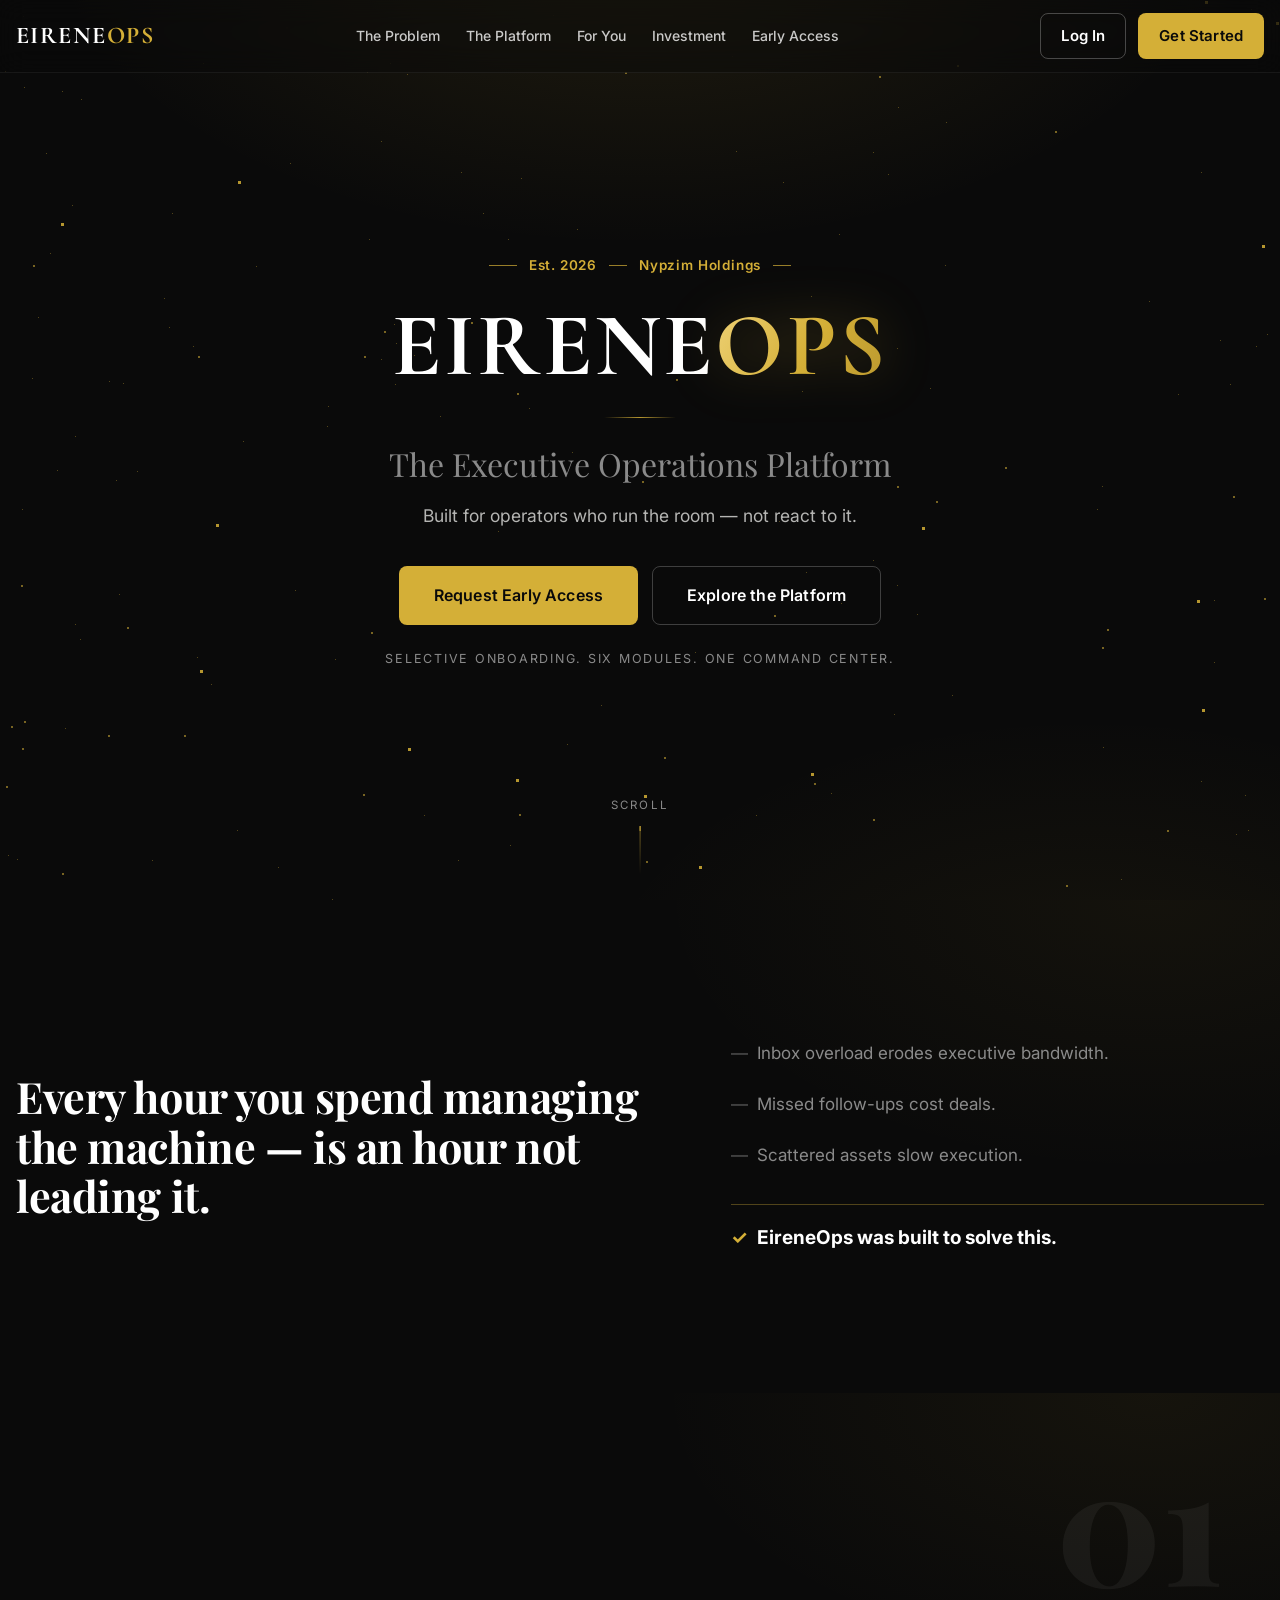
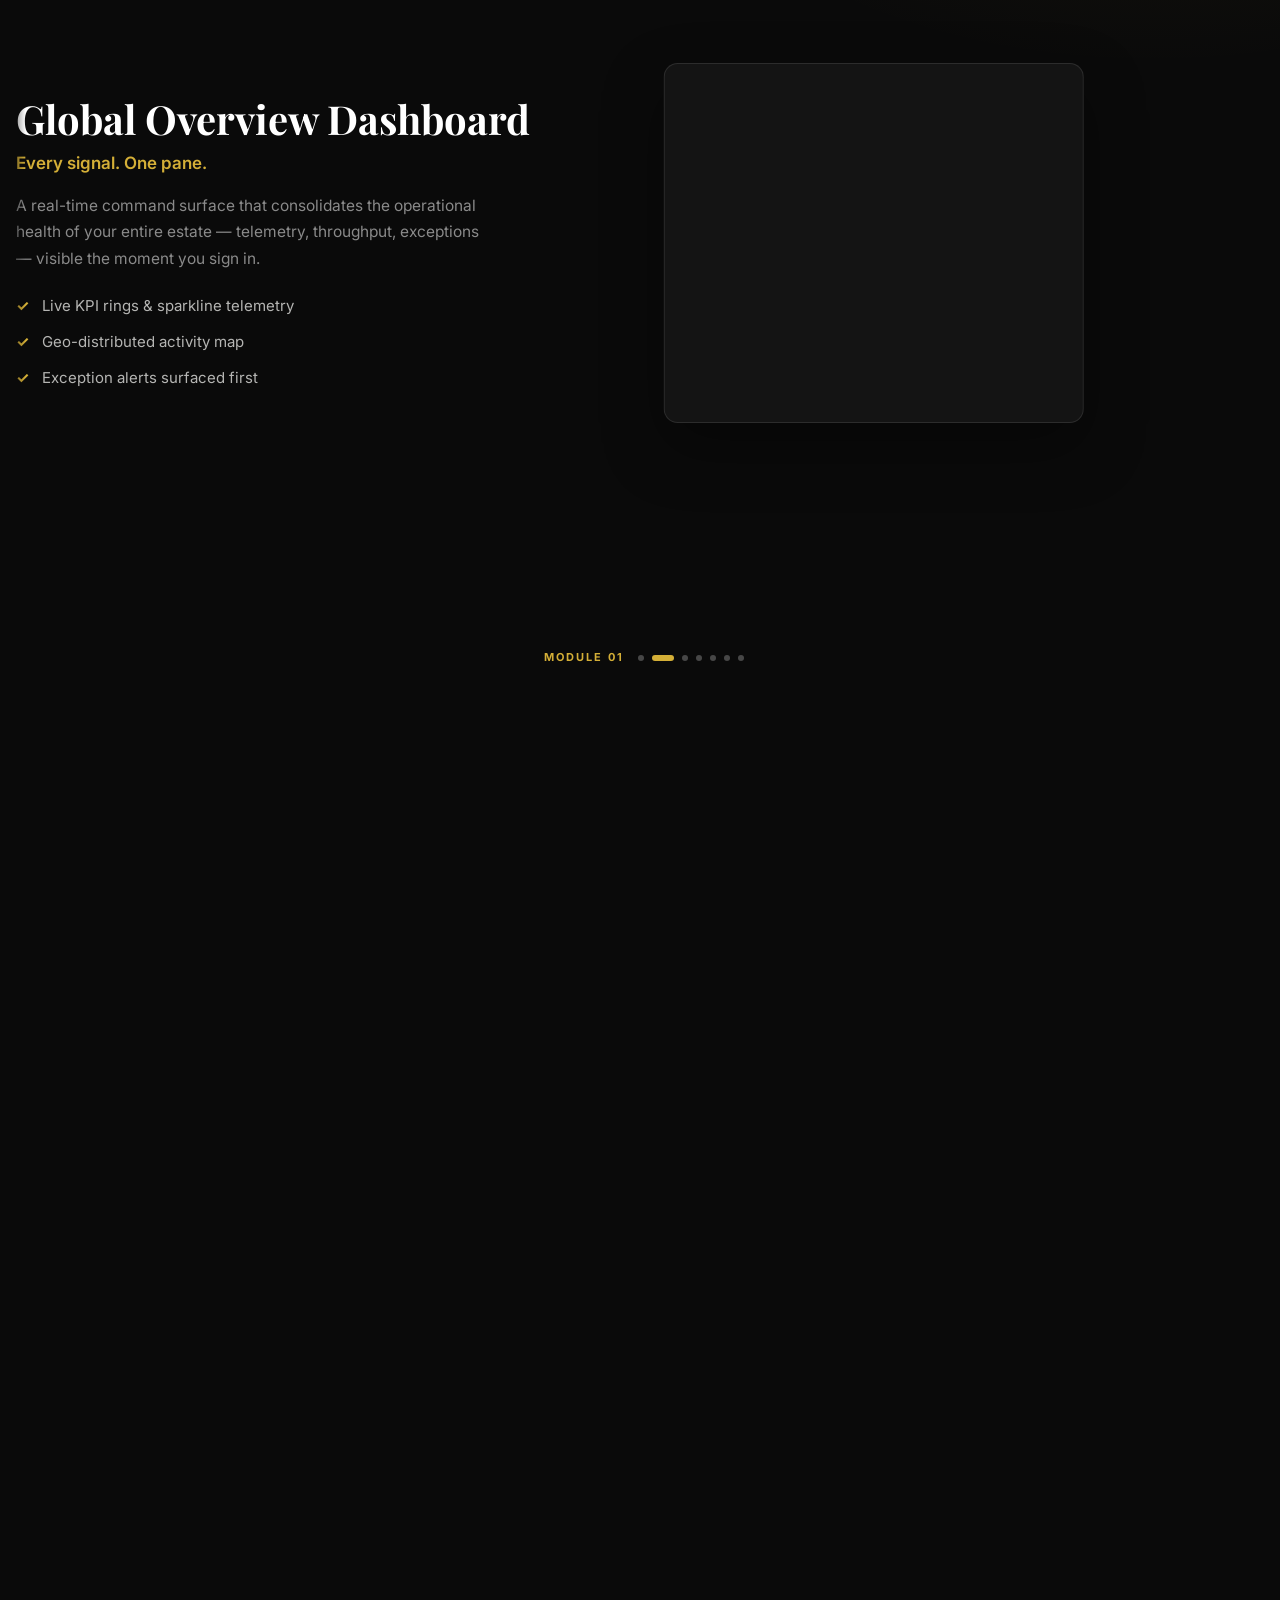
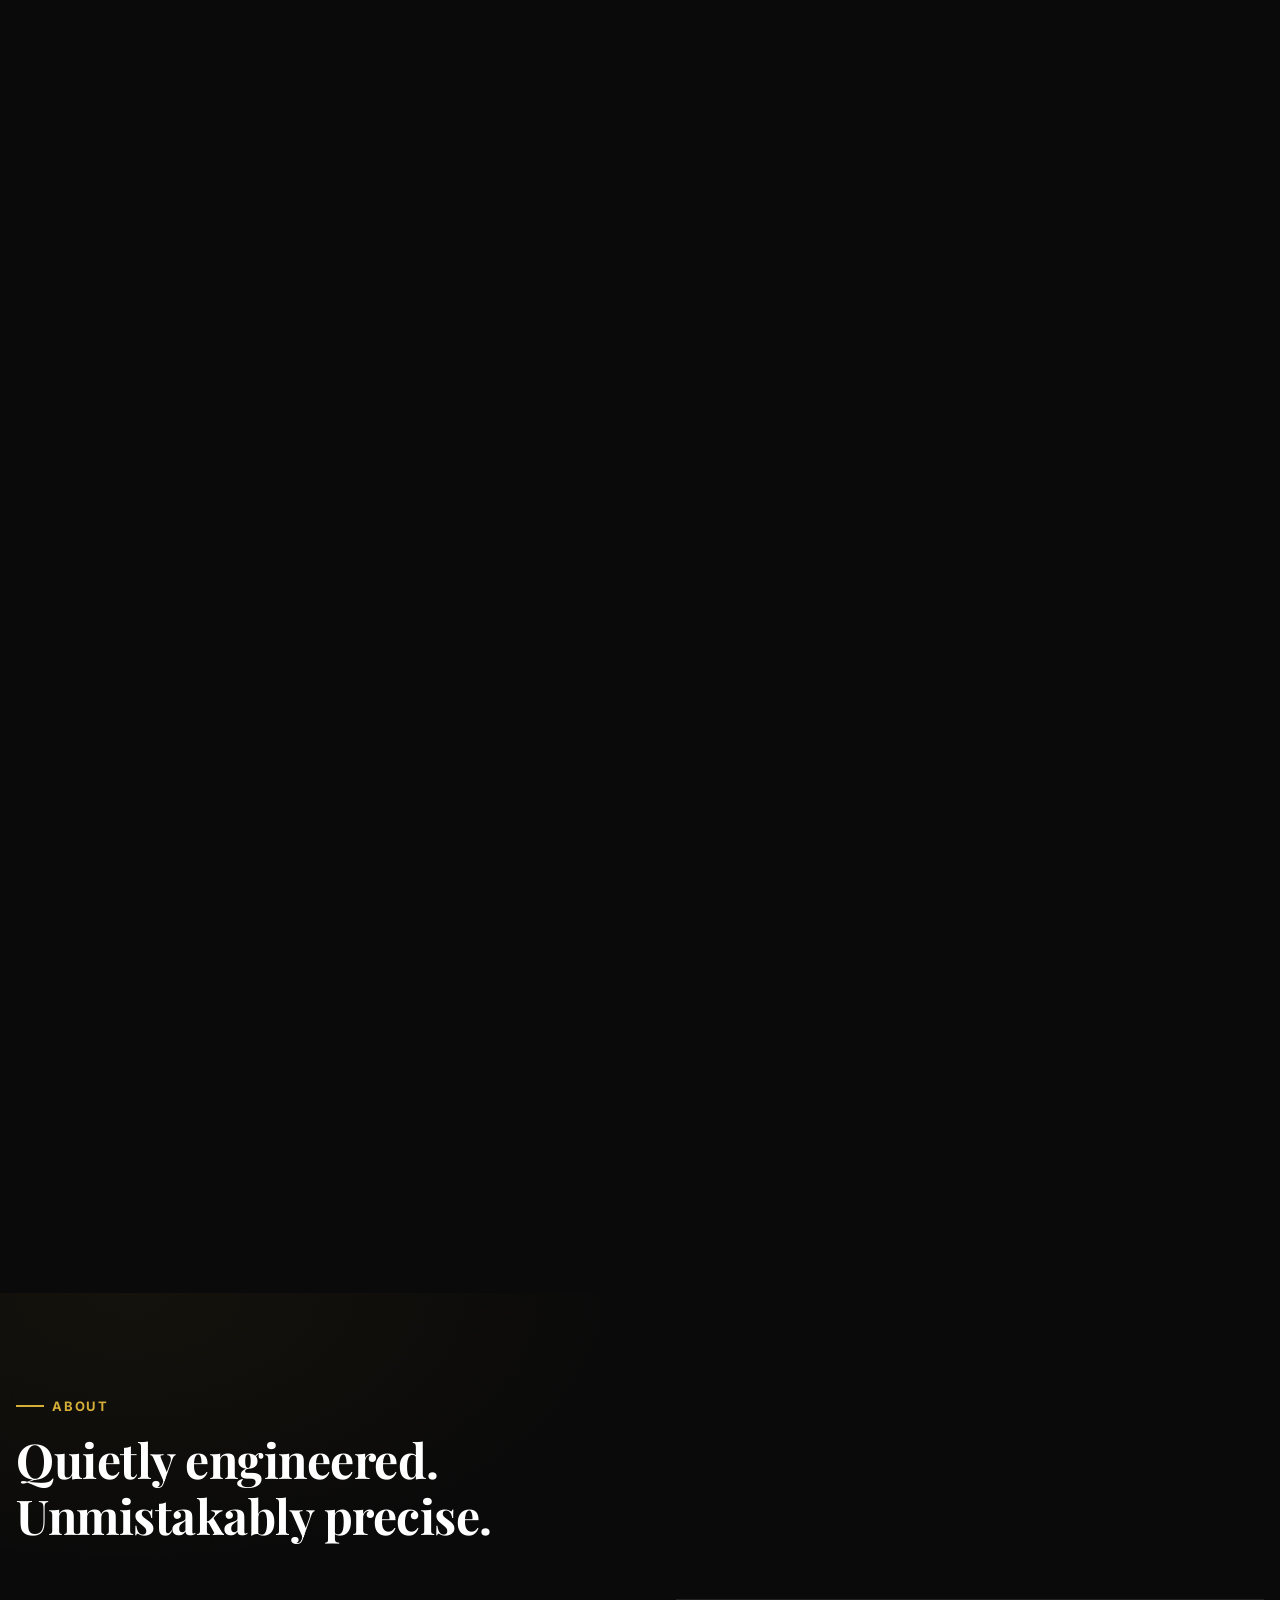
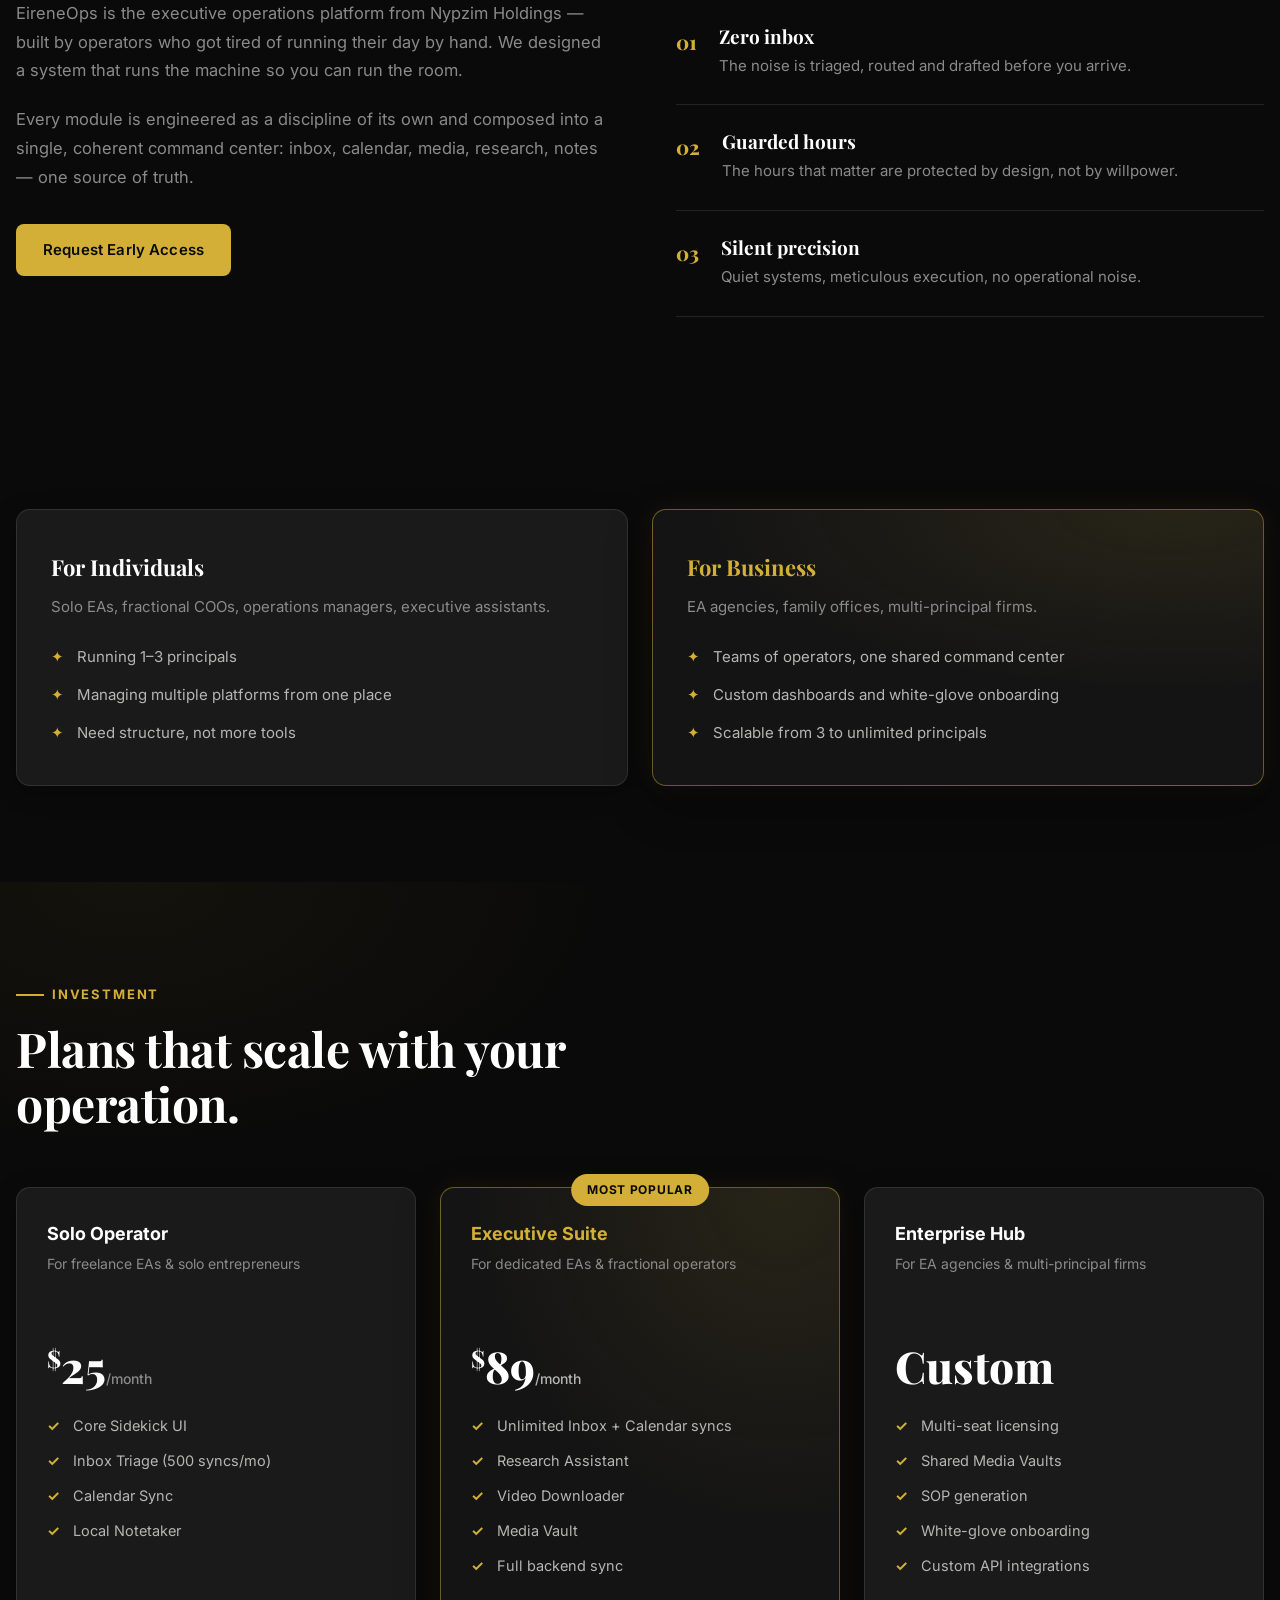
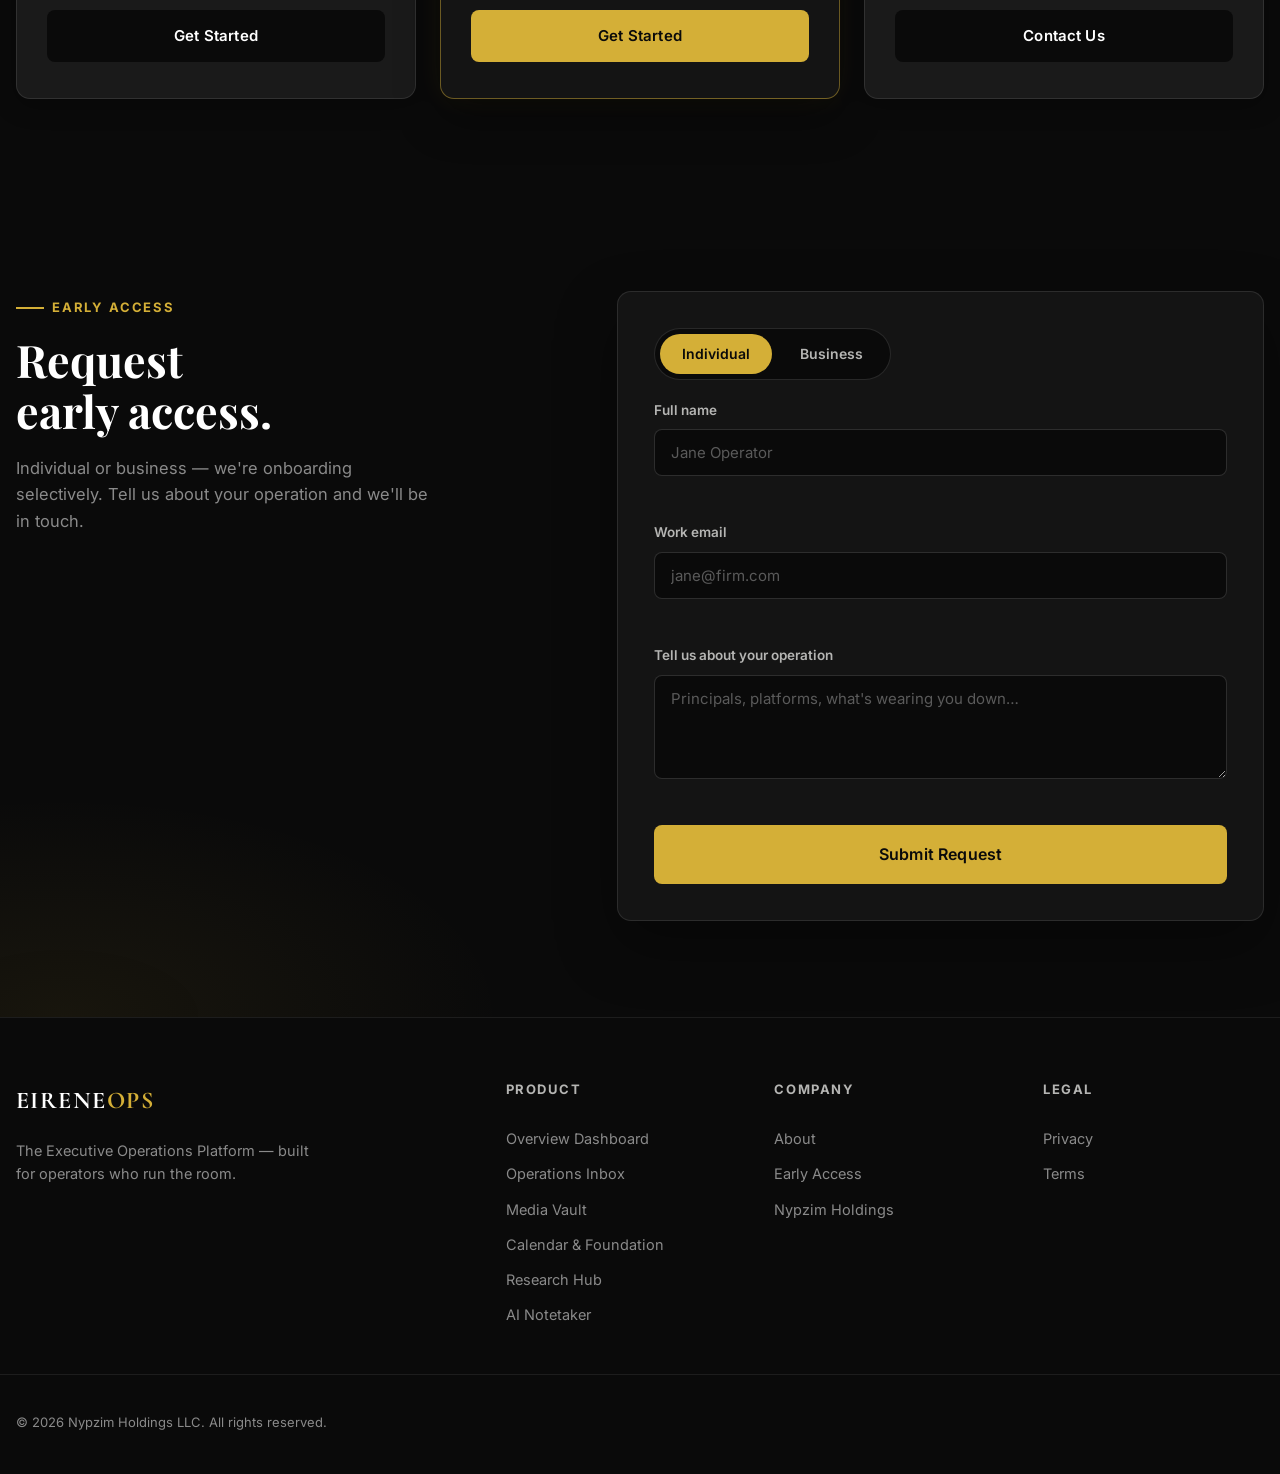
<file: index.html>
<!DOCTYPE html>
<html lang="en">
<head>
  <meta charset="UTF-8" />
  <meta name="viewport" content="width=device-width, initial-scale=1.0" />
  <title>EIRENEOPS — The Executive Operations Platform</title>
  <meta name="description" content="Built for operators who run the room — not react to it. Six modules. One command center." />
  <link rel="preconnect" href="https://fonts.googleapis.com" />
  <link rel="preconnect" href="https://fonts.gstatic.com" crossorigin />
  <link href="https://fonts.googleapis.com/css2?family=Cormorant+Garamond:wght@500;600;700&family=Inter:wght@400;500;600;700&family=Playfair+Display:wght@600;700;800&display=swap" rel="stylesheet" />
  <link rel="stylesheet" href="css/style.css" />
</head>
<body>

  <div class="loader" id="loader" role="status" aria-label="Loading">
    <div class="loader__inner">
      <p class="loader__wordmark">EIRENE<span class="loader__wordmark-accent">OPS</span></p>
      <span class="loader__bar" aria-hidden="true"><span class="loader__bar-fill"></span></span>
      <div class="loader__meta">
        <p class="loader__status">Establishing secure connection<span class="loader__dots" aria-hidden="true"><i>.</i><i>.</i><i>.</i></span></p>
        <span class="loader__counter" data-loader-counter>01%</span>
      </div>
    </div>
  </div>

  <div class="cursor-dot" aria-hidden="true"></div>
  <div class="cursor-ring" aria-hidden="true"></div>

  <!-- 1. NAV -->
  <header class="nav" id="nav">
    <div class="container nav__inner">
      <a href="#home" class="nav__logo" aria-label="EireneOps home">
        <span class="nav__logo-text">EIRENE<span class="nav__logo-accent">OPS</span></span>
      </a>

      <nav class="nav__links" id="navLinks" aria-label="Primary">
        <a href="#problem" class="nav__link">The Problem</a>
        <a href="#platform" class="nav__link">The Platform</a>
        <a href="#audience" class="nav__link">For You</a>
        <a href="#pricing" class="nav__link">Investment</a>
        <a href="#earlyaccess" class="nav__link">Early Access</a>
        <div class="nav__cta">
          <a href="login.html" class="btn btn--ghost">Log In</a>
          <a href="#earlyaccess" class="btn btn--yellow">Get Started</a>
        </div>
      </nav>

      <div class="nav__actions">
        <a href="login.html" class="btn btn--ghost">Log In</a>
        <a href="#earlyaccess" class="btn btn--yellow">Get Started</a>
      </div>

      <button class="nav__toggle" data-nav-toggle aria-label="Toggle menu" aria-expanded="false" aria-controls="navLinks">
        <span></span><span></span><span></span>
      </button>
    </div>
  </header>

  <main>
    <!-- 2. HERO -->
    <section class="hero section" id="home">
      <div class="hero__stars" aria-hidden="true">
        <span class="stars-layer stars-layer--far"></span>
        <span class="stars-layer stars-layer--mid"></span>
        <span class="stars-layer stars-layer--near"></span>
      </div>
      <div class="container hero__inner">
        <div class="hero__content">
          <p class="hero__eyebrow"><span class="hero__eyebrow-line hero__eyebrow-line--left" aria-hidden="true"></span> Est. 2026<span class="hero__eyebrow-line" aria-hidden="true"></span>Nypzim Holdings <span class="hero__eyebrow-line" aria-hidden="true"></span></p>
          <h1 class="hero__title">EIRENE<span class="hero__title-accent">OPS</span></h1>
          <span class="hero__rule" aria-hidden="true"></span>
          <p class="hero__subhead">The Executive Operations Platform</p>
          <p class="hero__subtitle">Built for operators who run the room — not react to it.</p>
          <div class="hero__cta">
            <a href="#earlyaccess" class="btn btn--yellow btn--lg">Request Early Access</a>
            <a href="#platform" class="btn btn--ghost btn--lg">Explore the Platform</a>
          </div>
          <p class="hero__note">Selective onboarding. Six modules. One command center.</p>
        </div>
      </div>

      <div class="hero__scroll" aria-hidden="true">
        <span>Scroll</span>
        <span class="hero__scroll-line"><span class="hero__scroll-dot"></span></span>
      </div>
    </section>

    <!-- 3. PROBLEM STATEMENT -->
    <section class="problem section" id="problem">
      <div class="container problem__inner">
        <h2 class="problem__title">Every hour you spend managing the machine — is an hour not leading it.</h2>
        <ul class="problem__list">
          <li>Inbox overload erodes executive bandwidth.</li>
          <li>Missed follow-ups cost deals.</li>
          <li>Scattered assets slow execution.</li>
          <li>EireneOps was built to solve this.</li>
        </ul>
      </div>
    </section>

    <!-- 4. THE PLATFORM (6 MODULES) — scroll-scrubbed carousel -->
    <section class="platform modules-scroll" id="platform">
      <div class="modules-scroll__viewport">
        <div class="modules-scroll__track">

          <div class="modules-slide modules-slide--intro">
            <div class="container">
              <div class="section-head section-head--light">
                <p class="section-head__tag">The Platform</p>
                <h2 class="section-head__title">Six modules. One command center.</h2>
                <p class="section-head__sub">Each module is engineered as a discipline of its own — and composed into a single, coherent operating system for the executive day.</p>
              </div>
            </div>
          </div>

          <!-- 5.1 MODULE 01 -->
          <section class="modules-slide module-section" id="module-01">
            <span class="module-section__num" aria-hidden="true">01</span>
            <div class="container module-section__inner">
              <div class="module-section__content">
                <h3 class="module-section__title">Global Overview Dashboard</h3>
                <p class="module-section__sub">Every signal. One pane.</p>
                <p class="module-section__desc">A real-time command surface that consolidates the operational health of your entire estate — telemetry, throughput, exceptions — visible the moment you sign in.</p>
                <ul class="module-section__bullets">
                  <li>Live KPI rings &amp; sparkline telemetry</li>
                  <li>Geo-distributed activity map</li>
                  <li>Exception alerts surfaced first</li>
                </ul>
              </div>
              <div class="module-section__preview">
              </div>
            </div>
          </section>

          <!-- 5.2 MODULE 02 -->
          <section class="modules-slide module-section module-section--light" id="module-02">
            <span class="module-section__num" aria-hidden="true">02</span>
            <div class="container module-section__inner">
              <div class="module-section__content">
                <h3 class="module-section__title">Operations Inbox</h3>
                <p class="module-section__sub">Zero inbox. Without compromise.</p>
                <p class="module-section__desc">Email triaged, categorized, and routed by intent. Drafts pre-written in your voice. The noise is gone before you arrive.</p>
                <ul class="module-section__bullets">
                  <li>VIP, Needs Reply, FYI auto-routing</li>
                  <li>Voice-matched AI drafts</li>
                  <li>One-tap approve &amp; send</li>
                </ul>
              </div>
              <div class="module-section__preview">
              </div>
            </div>
          </section>

          <!-- 5.3 MODULE 03 -->
          <section class="modules-slide module-section" id="module-03">
            <span class="module-section__num" aria-hidden="true">03</span>
            <div class="container module-section__inner">
              <div class="module-section__content">
                <h3 class="module-section__title">Media Vault</h3>
                <p class="module-section__sub">Every asset, archived with intent.</p>
                <p class="module-section__desc">A meticulously indexed archive of every file, frame, and reference your operation touches — pulled in from every source, retrievable in a breath.</p>
                <ul class="module-section__bullets">
                  <li>Cross-source unified library</li>
                  <li>Semantic search across all media</li>
                  <li>Version &amp; rights tracking</li>
                </ul>
              </div>
              <div class="module-section__preview">
              </div>
            </div>
          </section>

          <!-- 5.4 MODULE 04 -->
          <section class="modules-slide module-section module-section--light" id="module-04">
            <span class="module-section__num" aria-hidden="true">04</span>
            <div class="container module-section__inner">
              <div class="module-section__content">
                <h3 class="module-section__title">Calendar &amp; Foundation Matrix</h3>
                <p class="module-section__sub">Guard the hours that matter.</p>
                <p class="module-section__desc">Foundational blocks — the deep work, the family, the recovery — are protected by design. Every meeting request is measured against what you've already chosen to protect.</p>
                <ul class="module-section__bullets">
                  <li>Foundation blocks shielded by default</li>
                  <li>Conflict detection before acceptance</li>
                  <li>Smart hold slots for pending replies</li>
                </ul>
              </div>
              <div class="module-section__preview">
              </div>
            </div>
          </section>

          <!-- 5.5 MODULE 05 -->
          <section class="modules-slide module-section" id="module-05">
            <span class="module-section__num" aria-hidden="true">05</span>
            <div class="container module-section__inner">
              <div class="module-section__content">
                <h3 class="module-section__title">Intelligence &amp; Research Hub</h3>
                <p class="module-section__sub">Briefings on demand.</p>
                <p class="module-section__desc">Deep-dive research synthesized into decision-ready briefings — citations intact, sources verified, delivered without breaking your workflow.</p>
                <ul class="module-section__bullets">
                  <li>Verified sources &amp; live citations</li>
                  <li>Comparison tables &amp; trade-off matrices</li>
                  <li>Export to PDF or paste into draft</li>
                </ul>
              </div>
              <div class="module-section__preview">
              </div>
            </div>
          </section>

          <!-- 5.6 MODULE 06 -->
          <section class="modules-slide module-section module-section--light" id="module-06">
            <span class="module-section__num" aria-hidden="true">06</span>
            <div class="container module-section__inner">
              <div class="module-section__content">
                <h3 class="module-section__title">AI Notetaker</h3>
                <p class="module-section__sub">Meetings become action.</p>
                <p class="module-section__desc">An identified AI assistant joins your calls, transcribes faithfully, then converts the conversation into structured notes, decisions, and assigned action items.</p>
                <ul class="module-section__bullets">
                  <li>Transparent, identified AI participant</li>
                  <li>Speaker-attributed transcripts</li>
                  <li>Auto-extracted action items &amp; owners</li>
                </ul>
              </div>
              <div class="module-section__preview">
              </div>
            </div>
          </section>

        </div>

        <div class="modules-scroll__progress" aria-hidden="true">
          <span class="modules-scroll__counter" data-modules-counter>The Platform</span>
          <span class="modules-scroll__dots" data-modules-dots></span>
        </div>
      </div>
    </section>

    <!-- 6. ABOUT (added section) -->
    <section class="about section" id="about">
      <div class="container">
        <div class="section-head">
          <p class="section-head__tag">About</p>
          <h2 class="section-head__title">Quietly engineered.<br />Unmistakably precise.</h2>
        </div>
        <div class="about__grid">
          <div class="about__text">
            <p>
              EireneOps is the executive operations platform from Nypzim Holdings — built
              by operators who got tired of running their day by hand. We designed a system
              that runs the machine so you can run the room.
            </p>
            <p>
              Every module is engineered as a discipline of its own and composed into a single,
              coherent command center: inbox, calendar, media, research, notes — one source of truth.
            </p>
            <a href="#earlyaccess" class="btn btn--yellow">Request Early Access</a>
          </div>
          <ul class="about__values">
            <li class="about__value">
              <span class="about__value-num">01</span>
              <div>
                <h3 class="about__value-title">Zero inbox</h3>
                <p>The noise is triaged, routed and drafted before you arrive.</p>
              </div>
            </li>
            <li class="about__value">
              <span class="about__value-num">02</span>
              <div>
                <h3 class="about__value-title">Guarded hours</h3>
                <p>The hours that matter are protected by design, not by willpower.</p>
              </div>
            </li>
            <li class="about__value">
              <span class="about__value-num">03</span>
              <div>
                <h3 class="about__value-title">Silent precision</h3>
                <p>Quiet systems, meticulous execution, no operational noise.</p>
              </div>
            </li>
          </ul>
        </div>
      </div>
    </section>

    <!-- 7. AUDIENCE SEGMENTS -->
    <section class="audience section" id="audience">
      <div class="container">
        <div class="audience__grid">
          <article class="audience-card">
            <p class="audience-card__label">For Individuals</p>
            <p class="audience-card__sub">Solo EAs, fractional COOs, operations managers, executive assistants.</p>
            <ul class="audience-card__bullets">
              <li>Running 1–3 principals</li>
              <li>Managing multiple platforms from one place</li>
              <li>Need structure, not more tools</li>
            </ul>
          </article>
          <article class="audience-card audience-card--featured">
            <p class="audience-card__label">For Business</p>
            <p class="audience-card__sub">EA agencies, family offices, multi-principal firms.</p>
            <ul class="audience-card__bullets">
              <li>Teams of operators, one shared command center</li>
              <li>Custom dashboards and white-glove onboarding</li>
              <li>Scalable from 3 to unlimited principals</li>
            </ul>
          </article>
        </div>
      </div>
    </section>

    <!-- 8. PRICING -->
    <section class="pricing section" id="pricing">
      <div class="container">
        <div class="section-head">
          <p class="section-head__tag">Investment</p>
          <h2 class="section-head__title">Plans that scale with your operation.</h2>
        </div>

        <div class="pricing__grid">
          <article class="price-card">
            <h3 class="price-card__name">Solo Operator</h3>
            <p class="price-card__desc">For freelance EAs &amp; solo entrepreneurs</p>
            <p class="price-card__amount"><span class="price-card__currency">$</span>25<span class="price-card__per">/month</span></p>
            <ul class="price-card__features">
              <li>Core Sidekick UI</li>
              <li>Inbox Triage (500 syncs/mo)</li>
              <li>Calendar Sync</li>
              <li>Local Notetaker</li>
            </ul>
            <a href="#earlyaccess" class="btn btn--dark btn--block">Get Started</a>
          </article>

          <article class="price-card price-card--featured">
            <span class="price-card__badge">Most Popular</span>
            <h3 class="price-card__name">Executive Suite</h3>
            <p class="price-card__desc">For dedicated EAs &amp; fractional operators</p>
            <p class="price-card__amount"><span class="price-card__currency">$</span>89<span class="price-card__per">/month</span></p>
            <ul class="price-card__features">
              <li>Unlimited Inbox + Calendar syncs</li>
              <li>Research Assistant</li>
              <li>Video Downloader</li>
              <li>Media Vault</li>
              <li>Full backend sync</li>
            </ul>
            <a href="#earlyaccess" class="btn btn--yellow btn--block">Get Started</a>
          </article>

          <article class="price-card">
            <h3 class="price-card__name">Enterprise Hub</h3>
            <p class="price-card__desc">For EA agencies &amp; multi-principal firms</p>
            <p class="price-card__amount">Custom</p>
            <ul class="price-card__features">
              <li>Multi-seat licensing</li>
              <li>Shared Media Vaults</li>
              <li>SOP generation</li>
              <li>White-glove onboarding</li>
              <li>Custom API integrations</li>
            </ul>
            <a href="#earlyaccess" class="btn btn--dark btn--block">Contact Us</a>
          </article>
        </div>
      </div>
    </section>

    <!-- 9. EARLY ACCESS -->
    <section class="earlyaccess section" id="earlyaccess">
      <div class="container earlyaccess__inner">
        <div class="earlyaccess__info">
          <p class="section-head__tag">Early Access</p>
          <h2 class="earlyaccess__title">Request<br />early access.</h2>
          <p class="earlyaccess__text">
            Individual or business — we're onboarding selectively. Tell us about
            your operation and we'll be in touch.
          </p>
        </div>

        <form class="earlyaccess__form" id="earlyaccessForm" novalidate>
          <div class="earlyaccess__toggle" role="tablist" aria-label="Audience">
            <button type="button" class="earlyaccess__opt is-active" data-ea="individual" aria-selected="true">individual</button>
            <button type="button" class="earlyaccess__opt" data-ea="business" aria-selected="false">business</button>
          </div>
          <input type="hidden" id="ea-audience" name="audience" value="individual" />

          <div class="earlyaccess__field">
            <label class="earlyaccess__label" for="ea-name">Full name</label>
            <input class="earlyaccess__input" type="text" id="ea-name" name="name" placeholder="Jane Operator" required />
            <p class="earlyaccess__error" data-error-for="name"></p>
          </div>
          <div class="earlyaccess__field">
            <label class="earlyaccess__label" for="ea-email">Work email</label>
            <input class="earlyaccess__input" type="email" id="ea-email" name="email" placeholder="jane@firm.com" required />
            <p class="earlyaccess__error" data-error-for="email"></p>
          </div>
          <div class="earlyaccess__field">
            <label class="earlyaccess__label" for="ea-message">Tell us about your operation</label>
            <textarea class="earlyaccess__input" id="ea-message" name="message" rows="4" placeholder="Principals, platforms, what's wearing you down…" required></textarea>
            <p class="earlyaccess__error" data-error-for="message"></p>
          </div>
          <button type="submit" class="btn btn--yellow btn--block btn--lg">Submit Request</button>
          <p class="earlyaccess__success" data-ea-success hidden>✓ Received — we're onboarding selectively and will be in touch.</p>
        </form>
      </div>
    </section>
  </main>

  <!-- 10. FOOTER -->
  <footer class="footer">
    <div class="container footer__inner">
      <div class="footer__brand">
        <a href="#home" class="nav__logo" aria-label="EireneOps home">
          <span class="nav__logo-text">EIRENE<span class="nav__logo-accent">OPS</span></span>
        </a>
        <p class="footer__tagline">The Executive Operations Platform — built for operators who run the room.</p>
      </div>

      <nav class="footer__col" aria-label="Product">
        <h4 class="footer__col-title">Product</h4>
        <a href="#module-01" class="footer__link">Overview Dashboard</a>
        <a href="#module-02" class="footer__link">Operations Inbox</a>
        <a href="#module-03" class="footer__link">Media Vault</a>
        <a href="#module-04" class="footer__link">Calendar &amp; Foundation</a>
        <a href="#module-05" class="footer__link">Research Hub</a>
        <a href="#module-06" class="footer__link">AI Notetaker</a>
      </nav>

      <nav class="footer__col" aria-label="Company">
        <h4 class="footer__col-title">Company</h4>
        <a href="#about" class="footer__link">About</a>
        <a href="#earlyaccess" class="footer__link">Early Access</a>
        <a href="#about" class="footer__link">Nypzim Holdings</a>
      </nav>

      <nav class="footer__col" aria-label="Legal">
        <h4 class="footer__col-title">Legal</h4>
        <a href="#earlyaccess" class="footer__link">Privacy</a>
        <a href="#earlyaccess" class="footer__link">Terms</a>
      </nav>
    </div>

    <div class="container footer__bottom">
      <p class="footer__copyright">© 2026 Nypzim Holdings LLC. All rights reserved.</p>
    </div>
  </footer>

  <script src="js/main.js"></script>
</body>
</html>
</file>
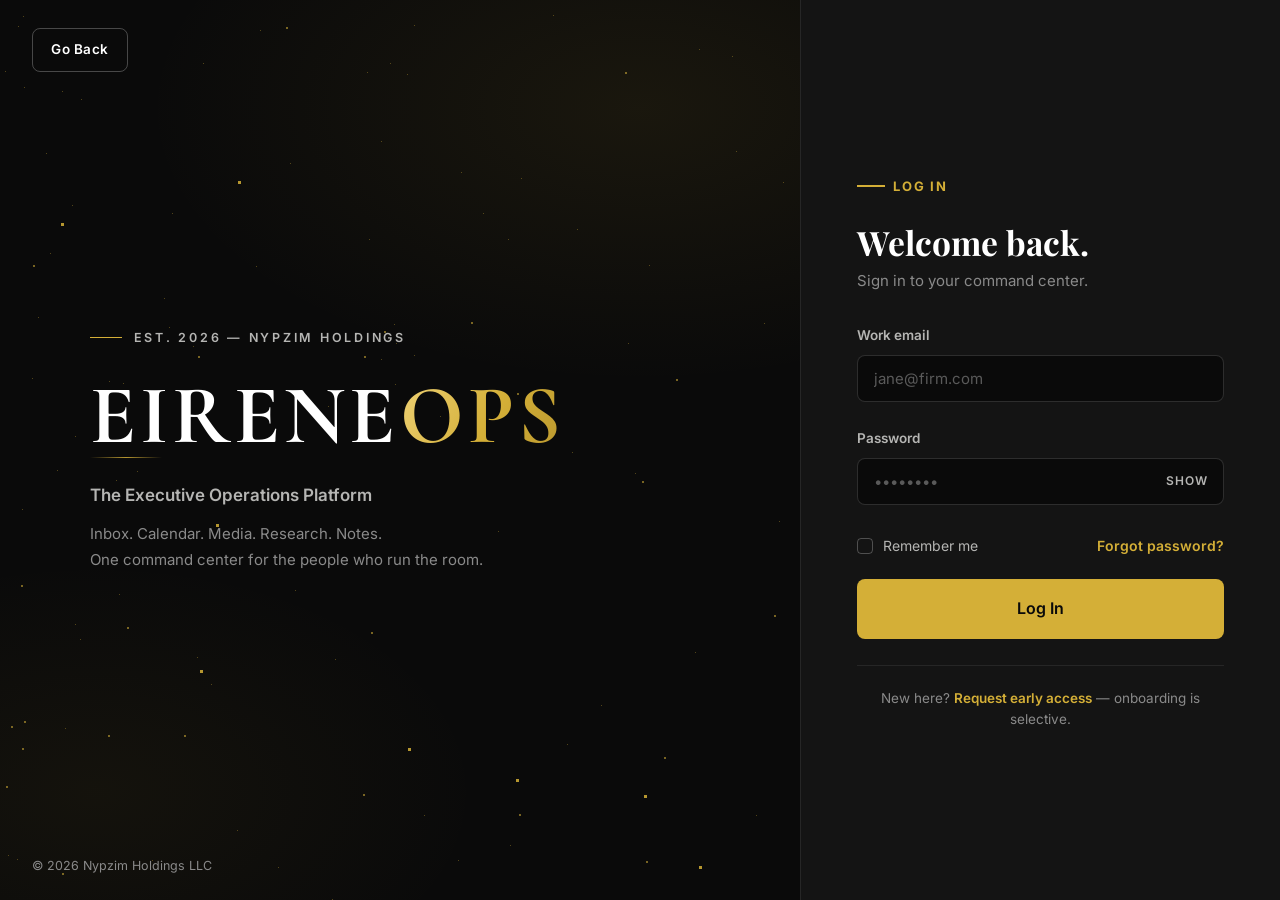
<file: login.html>
<!DOCTYPE html>
<html lang="en">
<head>
  <meta charset="UTF-8" />
  <meta name="viewport" content="width=device-width, initial-scale=1.0" />
  <title>Log In — EIRENEOPS</title>
  <meta name="description" content="Sign in to your EireneOps command center. Selective onboarding." />
  <link rel="preconnect" href="https://fonts.googleapis.com" />
  <link rel="preconnect" href="https://fonts.gstatic.com" crossorigin />
  <link href="https://fonts.googleapis.com/css2?family=Cormorant+Garamond:wght@500;600;700&family=Inter:wght@400;500;600;700&family=Playfair+Display:wght@600;700;800&display=swap" rel="stylesheet" />
  <link rel="stylesheet" href="css/style.css" />
</head>
<body>

  <div class="cursor-dot" aria-hidden="true"></div>
  <div class="cursor-ring" aria-hidden="true"></div>

  <main class="login">
    <!-- LEFT: BRAND FILLER -->
    <section class="login__aside" aria-label="About EireneOps">
      <div class="login__stars" aria-hidden="true">
        <span class="stars-layer stars-layer--far"></span>
        <span class="stars-layer stars-layer--mid"></span>
        <span class="stars-layer stars-layer--near"></span>
      </div>

      <a href="index.html#home" class="login__back btn btn--ghost">Go Back</a>

      <div class="login__brand">
        <p class="login__eyebrow"><span class="login__eyebrow-line" aria-hidden="true"></span> Est. 2026 — Nypzim Holdings</p>
        <p class="login__brand-name">EIRENE<span>OPS</span></p>
        <span class="hero__rule" aria-hidden="true"></span>
        <p class="login__brand-sub">The Executive Operations Platform</p>
        <p class="login__brand-tagline">Inbox. Calendar. Media. Research. Notes.<br />One command center for the people who run the room.</p>
      </div>

      <p class="login__legal">© 2026 Nypzim Holdings LLC</p>
    </section>

    <!-- RIGHT: LOGIN PANEL -->
    <section class="login__panel" aria-label="Sign in">
      <div class="login__form-wrap">
        <p class="section-head__tag">Log In</p>
        <h1 class="login__title">Welcome back.</h1>
        <p class="login__sub">Sign in to your command center.</p>

        <form class="login__form" id="loginForm" novalidate>
          <div class="earlyaccess__field">
            <label class="earlyaccess__label" for="login-email">Work email</label>
            <input class="earlyaccess__input" type="email" id="login-email" name="email" placeholder="jane@firm.com" autocomplete="email" required />
            <p class="earlyaccess__error" data-error-for="email"></p>
          </div>
          <div class="earlyaccess__field">
            <label class="earlyaccess__label" for="login-password">Password</label>
            <div class="login__password-wrap">
              <input class="earlyaccess__input login__password-input" type="password" id="login-password" name="password" placeholder="••••••••" autocomplete="current-password" required />
              <button type="button" class="login__toggle" data-login-toggle aria-label="Show password">Show</button>
            </div>
            <p class="earlyaccess__error" data-error-for="password"></p>
          </div>

          <div class="login__row">
            <label class="login__check">
              <input type="checkbox" name="remember" />
              <span class="login__check-box" aria-hidden="true"></span>
              Remember me
            </label>
            <a href="index.html#earlyaccess" class="login__forgot">Forgot password?</a>
          </div>

          <button type="submit" class="btn btn--yellow btn--block btn--lg">Log In</button>
          <p class="earlyaccess__success" data-login-success hidden>✓ Successfully Logged In</p>
        </form>

        <p class="login__note">New here? <a href="index.html#earlyaccess">Request early access</a> — onboarding is selective.</p>
      </div>
    </section>
  </main>

  <script src="js/main.js"></script>
</body>
</html>
</file>
<file: css/style.css>
/* ============================================================
   LAWOPS — Marketing Mockup Styles
   Theme: 60-30-10 Black / White / Yellow
   ============================================================ */

:root {
  /* Palette (defined once — brand source of truth) */
  --black: #0A0A0A;
  --black-soft: #141414;
  --black-card: #1A1A1A;
  --white: #FFFFFF;
  --off-white: #F5F5F3;
  --yellow: #D4AF37;
  --yellow-dark: #B8962E;
  --gray: #8A8A8A;
  --gray-light: #B5B5B3;

  /* Typography */
  --font-heading: 'Playfair Display', Georgia, 'Times New Roman', serif;
  --font-brand: 'Cormorant Garamond', 'Playfair Display', Georgia, 'Times New Roman', serif;
  --font-body: 'Inter', 'Segoe UI', Helvetica, Arial, sans-serif;

  /* Layout */
  --container: 1440px;
  --radius: 14px;
  --radius-sm: 8px;
  --shadow: 0 24px 60px rgba(0, 0, 0, 0.35);
  --shadow-yellow: 0 12px 30px rgba(212, 175, 55, 0.22);

  /* Motion */
  --ease: cubic-bezier(0.22, 1, 0.36, 1);
  --speed: 0.35s;
}

/* ---------- Reset ---------- */
*, *::before, *::after { box-sizing: border-box; }

html {
  scroll-behavior: smooth;
  -webkit-text-size-adjust: 100%;
}

body {
  margin: 0;
  font-family: var(--font-body);
  font-size: 16px;
  line-height: 1.6;
  color: var(--white);
  background: var(--black);
  -webkit-font-smoothing: antialiased;
}

img, svg { display: block; max-width: 100%; }
a { color: inherit; text-decoration: none; }
ul { margin: 0; padding: 0; list-style: none; }
button { font: inherit; cursor: pointer; }

h1, h2, h3, h4 {
  margin: 0;
  font-family: var(--font-heading);
  font-weight: 700;
  line-height: 1.15;
}

/* ---------- Utilities ---------- */
.container {
  width: 100%;
  max-width: var(--container);
  margin-inline: auto;
  padding-inline: 24px;
}

.section {
  padding-block: 96px;
}

.section-head {
  max-width: 640px;
  margin-bottom: 56px;
}

.section-head__tag {
  display: inline-flex;
  align-items: center;
  gap: 8px;
  margin: 0 0 16px;
  font-size: 13px;
  font-weight: 700;
  letter-spacing: 0.14em;
  text-transform: uppercase;
  color: var(--yellow);
}

.section-head__tag::before {
  content: "";
  width: 28px;
  height: 2px;
  background: var(--yellow);
}

.section-head__title {
  font-size: clamp(2rem, 4.5vw, 3rem);
  letter-spacing: -0.01em;
}

.section-head__sub {
  margin: 16px 0 0;
  color: var(--gray);
  font-size: 17px;
}

.section-head--light .section-head__tag { color: var(--yellow); }

/* ---------- Buttons ---------- */
.btn {
  display: inline-flex;
  align-items: center;
  justify-content: center;
  gap: 8px;
  padding: 13px 26px;
  border: 1px solid transparent;
  border-radius: var(--radius-sm);
  font-family: var(--font-body);
  font-size: 15px;
  font-weight: 600;
  letter-spacing: 0.01em;
  transition: background var(--speed) var(--ease), color var(--speed) var(--ease),
              border-color var(--speed) var(--ease), transform 0.15s ease;
}

.btn:active { transform: translateY(1px); }

.btn--yellow {
  background: var(--yellow);
  color: var(--black);
}
.btn--yellow:hover { background: var(--yellow-dark); }

.btn--ghost {
  background: transparent;
  color: var(--white);
  border-color: rgba(255, 255, 255, 0.25);
}
.btn--ghost:hover { border-color: var(--yellow); color: var(--yellow); }

.btn--outline {
  background: transparent;
  color: var(--white);
  border-color: rgba(255, 255, 255, 0.35);
}
.btn--outline:hover { background: rgba(255, 255, 255, 0.08); }

.btn--dark {
  background: var(--black);
  color: var(--white);
}
.btn--dark:hover { background: var(--black-soft); color: var(--yellow); }

.btn--lg { padding: 16px 34px; font-size: 16px; }
.btn--block { width: 100%; }

/* ---------- Nav ---------- */
.nav {
  position: fixed;
  inset: 0 0 auto 0;
  z-index: 100;
  background: rgba(10, 10, 10, 0.45);
  backdrop-filter: blur(14px);
  -webkit-backdrop-filter: blur(14px);
  border-bottom: 1px solid rgba(255, 255, 255, 0.06);
  transition: background var(--speed) var(--ease), box-shadow var(--speed) var(--ease);
}

.nav.is-scrolled {
  background: rgba(10, 10, 10, 0.75);
  box-shadow: 0 10px 30px rgba(0, 0, 0, 0.45);
}

.nav__inner {
  display: flex;
  align-items: center;
  gap: 32px;
  height: 72px;
}

.nav__logo {
  display: inline-flex;
  align-items: center;
  gap: 10px;
  font-family: var(--font-brand);
  font-size: 24px;
  font-weight: 700;
  letter-spacing: 0.06em;
  color: var(--white);
  flex-shrink: 0;
}

.nav__logo-accent { color: var(--yellow); }

.nav__links {
  display: flex;
  gap: 22px;
  margin-inline: auto;
}

.nav__link {
  position: relative;
  font-size: 14px;
  font-weight: 500;
  color: rgba(255, 255, 255, 0.78);
  padding: 6px 2px;
  transition: color var(--speed) var(--ease);
}

.nav__link::after {
  content: "";
  position: absolute;
  left: 0; right: 0; bottom: 0;
  height: 2px;
  background: var(--yellow);
  transform: scaleX(0);
  transform-origin: left;
  transition: transform var(--speed) var(--ease);
}

.nav__link:hover, .nav__link.is-active { color: var(--yellow); }
.nav__link:hover::after, .nav__link.is-active::after { transform: scaleX(1); }

.nav__actions {
  display: flex;
  align-items: center;
  gap: 12px;
  flex-shrink: 0;
}

.nav__actions .btn { padding: 10px 20px; }

.nav__cta { display: none; }

.nav__toggle {
  display: none;
  flex-direction: column;
  gap: 5px;
  padding: 8px;
  background: none;
  border: 0;
  margin-left: auto;
}

.nav__toggle span {
  width: 22px;
  height: 2px;
  background: var(--white);
  transition: transform var(--speed) var(--ease), opacity var(--speed) var(--ease);
}

.nav__toggle.is-open span:nth-child(1) { transform: translateY(7px) rotate(45deg); }
.nav__toggle.is-open span:nth-child(2) { opacity: 0; }
.nav__toggle.is-open span:nth-child(3) { transform: translateY(-7px) rotate(-45deg); }

/* ---------- Hero ---------- */
.hero {
  position: relative;
  overflow: hidden;
  min-height: 100vh;
  display: flex;
  flex-direction: column;
  align-items: center;
  justify-content: center;
  padding-top: 120px;
  padding-bottom: 96px;
  background:
    radial-gradient(1000px 560px at 50% -10%, rgba(212, 175, 55, 0.12), transparent 60%),
    radial-gradient(900px 500px at 85% 110%, rgba(212, 175, 55, 0.06), transparent 55%),
    var(--black);
}

.hero__inner {
  display: flex;
  flex-direction: column;
  align-items: center;
  text-align: center;
}

.hero__content {
  position: relative;
  z-index: 1;
  display: flex;
  flex-direction: column;
  align-items: center;
}

.hero__eyebrow {
  display: inline-flex;
  align-items: center;
  gap: 12px;
  margin: 0 0 18px;
  font-size: 13.5px;
  font-weight: 600;
  letter-spacing: 0.06em;
  color: var(--yellow);
}

.hero__eyebrow-line {
  display: inline-block;
  width: 18px;
  height: 1px;
  background: rgba(212, 175, 55, 0.7);
}

.hero__eyebrow-line--left { width: 28px; }

.hero__title {
  font-family: var(--font-brand);
  font-size: clamp(3rem, 7.5vw, 5.6rem);
  letter-spacing: 0.03em;
  margin-bottom: 20px;
}

.hero__title em {
  font-style: italic;
  color: var(--yellow);
}

.hero__rule {
  display: block;
  width: 72px;
  height: 1px;
  margin: 0 0 20px;
  background: linear-gradient(90deg, transparent, var(--yellow), transparent);
  opacity: 0.85;
}

.hero__subtitle {
  max-width: 520px;
  margin: 0 0 36px;
  font-size: 17.5px;
  color: var(--gray-light);
}

.hero__cta {
  display: flex;
  flex-wrap: wrap;
  justify-content: center;
  gap: 14px;
  margin-bottom: 18px;
}

.hero__cta .btn--ghost {
  border: 1px solid rgba(255, 255, 255, 0.22);
}

.hero__note {
  margin: 6px 0 0;
  font-size: 12.5px;
  letter-spacing: 0.14em;
  text-transform: uppercase;
  color: var(--gray);
}

/* Hero parallax pixel stars */
.hero__stars {
  position: absolute;
  inset: 0;
  overflow: hidden;
  pointer-events: none;
  z-index: 0;
}

.stars-layer {
  position: absolute;
  left: 0;
  top: 0;
  background: transparent;
  animation: starDrift linear infinite;
  animation-duration: var(--dur, 60s);
}

.stars-layer::after {
  content: "";
  position: absolute;
  left: 0;
  top: 2000px;
  background: transparent;
}

.stars-layer--far {
  width: 1px;
  height: 1px;
  box-shadow: 1196px 1404px rgba(212, 175, 55, 0.35), 1974px 1714px rgba(212, 175, 55, 0.35), 414px 355px rgba(212, 175, 55, 0.35), 1449px 1889px rgba(212, 175, 55, 0.35), 1676px 911px rgba(212, 175, 55, 0.35), 572px 452px rgba(212, 175, 55, 0.35), 1383px 1056px rgba(212, 175, 55, 0.35), 628px 343px rgba(212, 175, 55, 0.35), 764px 323px rgba(212, 175, 55, 0.35), 606px 1479px rgba(212, 175, 55, 0.35), 1652px 682px rgba(212, 175, 55, 0.35), 1316px 153px rgba(212, 175, 55, 0.35), 732px 1650px rgba(212, 175, 55, 0.35), 1532px 1333px rgba(212, 175, 55, 0.35), 762px 1514px rgba(212, 175, 55, 0.35), 1319px 1945px rgba(212, 175, 55, 0.35), 1394px 1331px rgba(212, 175, 55, 0.35), 1392px 2px rgba(212, 175, 55, 0.35), 567px 744px rgba(212, 175, 55, 0.35), 1201px 172px rgba(212, 175, 55, 0.35), 295px 590px rgba(212, 175, 55, 0.35), 1667px 1426px rgba(212, 175, 55, 0.35), 869px 1354px rgba(212, 175, 55, 0.35), 701px 1082px rgba(212, 175, 55, 0.35), 152px 860px rgba(212, 175, 55, 0.35), 1874px 382px rgba(212, 175, 55, 0.35), 38px 317px rgba(212, 175, 55, 0.35), 1693px 1017px rgba(212, 175, 55, 0.35), 802px 1917px rgba(212, 175, 55, 0.35), 1262px 1056px rgba(212, 175, 55, 0.35), 1551px 1909px rgba(212, 175, 55, 0.35), 17px 859px rgba(212, 175, 55, 0.35), 1303px 843px rgba(212, 175, 55, 0.35), 396px 343px rgba(212, 175, 55, 0.35), 31px 1263px rgba(212, 175, 55, 0.35), 1839px 527px rgba(212, 175, 55, 0.35), 483px 213px rgba(212, 175, 55, 0.35), 1889px 1808px rgba(212, 175, 55, 0.35), 950px 1621px rgba(212, 175, 55, 0.35), 1781px 1291px rgba(212, 175, 55, 0.35), 715px 1411px rgba(212, 175, 55, 0.35), 1178px 394px rgba(212, 175, 55, 0.35), 1857px 427px rgba(212, 175, 55, 0.35), 1709px 1472px rgba(212, 175, 55, 0.35), 1735px 1753px rgba(212, 175, 55, 0.35), 1465px 34px rgba(212, 175, 55, 0.35), 211px 684px rgba(212, 175, 55, 0.35), 30px 1312px rgba(212, 175, 55, 0.35), 1941px 633px rgba(212, 175, 55, 0.35), 1961px 227px rgba(212, 175, 55, 0.35), 931px 1375px rgba(212, 175, 55, 0.35), 952px 695px rgba(212, 175, 55, 0.35), 143px 1731px rgba(212, 175, 55, 0.35), 75px 436px rgba(212, 175, 55, 0.35), 695px 652px rgba(212, 175, 55, 0.35), 393px 1537px rgba(212, 175, 55, 0.35), 783px 182px rgba(212, 175, 55, 0.35), 425px 1945px rgba(212, 175, 55, 0.35), 80px 1633px rgba(212, 175, 55, 0.35), 1227px 1443px rgba(212, 175, 55, 0.35), 1924px 1767px rgba(212, 175, 55, 0.35), 1112px 1304px rgba(212, 175, 55, 0.35), 1469px 332px rgba(212, 175, 55, 0.35), 1487px 1586px rgba(212, 175, 55, 0.35), 169px 327px rgba(212, 175, 55, 0.35), 1251px 9px rgba(212, 175, 55, 0.35), 1772px 1066px rgba(212, 175, 55, 0.35), 731px 1708px rgba(212, 175, 55, 0.35), 565px 1655px rgba(212, 175, 55, 0.35), 253px 1544px rgba(212, 175, 55, 0.35), 300px 1080px rgba(212, 175, 55, 0.35), 46px 153px rgba(212, 175, 55, 0.35), 1714px 930px rgba(212, 175, 55, 0.35), 552px 1861px rgba(212, 175, 55, 0.35), 1699px 1080px rgba(212, 175, 55, 0.35), 3px 1109px rgba(212, 175, 55, 0.35), 1163px 1226px rgba(212, 175, 55, 0.35), 140px 1989px rgba(212, 175, 55, 0.35), 1032px 1405px rgba(212, 175, 55, 0.35), 1158px 1869px rgba(212, 175, 55, 0.35), 1298px 1261px rgba(212, 175, 55, 0.35), 876px 1109px rgba(212, 175, 55, 0.35), 1797px 1269px rgba(212, 175, 55, 0.35), 1214px 44px rgba(212, 175, 55, 0.35), 1134px 1795px rgba(212, 175, 55, 0.35), 529px 408px rgba(212, 175, 55, 0.35), 870px 654px rgba(212, 175, 55, 0.35), 1953px 579px rgba(212, 175, 55, 0.35), 476px 1736px rgba(212, 175, 55, 0.35), 243px 441px rgba(212, 175, 55, 0.35), 195px 1923px rgba(212, 175, 55, 0.35), 1282px 276px rgba(212, 175, 55, 0.35), 197px 657px rgba(212, 175, 55, 0.35), 1629px 1691px rgba(212, 175, 55, 0.35), 237px 830px rgba(212, 175, 55, 0.35), 1463px 228px rgba(212, 175, 55, 0.35), 864px 1279px rgba(212, 175, 55, 0.35), 1003px 1078px rgba(212, 175, 55, 0.35), 873px 365px rgba(212, 175, 55, 0.35), 1091px 1814px rgba(212, 175, 55, 0.35), 290px 163px rgba(212, 175, 55, 0.35), 456px 1721px rgba(212, 175, 55, 0.35), 896px 27px rgba(212, 175, 55, 0.35), 1494px 1359px rgba(212, 175, 55, 0.35), 123px 383px rgba(212, 175, 55, 0.35), 1048px 1466px rgba(212, 175, 55, 0.35), 473px 1402px rgba(212, 175, 55, 0.35), 802px 391px rgba(212, 175, 55, 0.35), 801px 1653px rgba(212, 175, 55, 0.35), 1558px 1919px rgba(212, 175, 55, 0.35), 1113px 1214px rgba(212, 175, 55, 0.35), 1928px 191px rgba(212, 175, 55, 0.35), 395px 384px rgba(212, 175, 55, 0.35), 18px 26px rgba(212, 175, 55, 0.35), 611px 1542px rgba(212, 175, 55, 0.35), 1630px 133px rgba(212, 175, 55, 0.35), 601px 705px rgba(212, 175, 55, 0.35), 1291px 1257px rgba(212, 175, 55, 0.35), 448px 1810px rgba(212, 175, 55, 0.35), 1907px 155px rgba(212, 175, 55, 0.35), 1421px 934px rgba(212, 175, 55, 0.35), 1812px 1033px rgba(212, 175, 55, 0.35), 1662px 1539px rgba(212, 175, 55, 0.35), 1919px 1353px rgba(212, 175, 55, 0.35), 1804px 812px rgba(212, 175, 55, 0.35), 424px 815px rgba(212, 175, 55, 0.35), 1245px 795px rgba(212, 175, 55, 0.35), 831px 793px rgba(212, 175, 55, 0.35), 1435px 252px rgba(212, 175, 55, 0.35), 904px 1207px rgba(212, 175, 55, 0.35), 971px 974px rgba(212, 175, 55, 0.35), 392px 1998px rgba(212, 175, 55, 0.35), 1765px 1019px rgba(212, 175, 55, 0.35), 394px 324px rgba(212, 175, 55, 0.35), 519px 964px rgba(212, 175, 55, 0.35), 1407px 1091px rgba(212, 175, 55, 0.35), 440px 416px rgba(212, 175, 55, 0.35), 80px 639px rgba(212, 175, 55, 0.35), 1840px 1525px rgba(212, 175, 55, 0.35), 203px 63px rgba(212, 175, 55, 0.35), 1683px 630px rgba(212, 175, 55, 0.35), 516px 1682px rgba(212, 175, 55, 0.35), 1740px 1381px rgba(212, 175, 55, 0.35), 1247px 1106px rgba(212, 175, 55, 0.35), 1431px 1254px rgba(212, 175, 55, 0.35), 1768px 383px rgba(212, 175, 55, 0.35), 1754px 863px rgba(212, 175, 55, 0.35), 1392px 719px rgba(212, 175, 55, 0.35), 583px 1605px rgba(212, 175, 55, 0.35), 1835px 1840px rgba(212, 175, 55, 0.35), 1508px 1703px rgba(212, 175, 55, 0.35), 449px 1019px rgba(212, 175, 55, 0.35), 514px 1688px rgba(212, 175, 55, 0.35), 381px 359px rgba(212, 175, 55, 0.35), 17px 1460px rgba(212, 175, 55, 0.35), 1036px 950px rgba(212, 175, 55, 0.35), 1801px 546px rgba(212, 175, 55, 0.35), 894px 714px rgba(212, 175, 55, 0.35), 1069px 1309px rgba(212, 175, 55, 0.35), 472px 1860px rgba(212, 175, 55, 0.35), 1857px 1112px rgba(212, 175, 55, 0.35), 594px 1787px rgba(212, 175, 55, 0.35), 432px 1670px rgba(212, 175, 55, 0.35), 1518px 271px rgba(212, 175, 55, 0.35), 631px 1906px rgba(212, 175, 55, 0.35), 1066px 1488px rgba(212, 175, 55, 0.35), 305px 919px rgba(212, 175, 55, 0.35), 1915px 10px rgba(212, 175, 55, 0.35), 1486px 812px rgba(212, 175, 55, 0.35), 888px 1914px rgba(212, 175, 55, 0.35), 1704px 50px rgba(212, 175, 55, 0.35), 897px 585px rgba(212, 175, 55, 0.35), 1188px 949px rgba(212, 175, 55, 0.35), 1808px 666px rgba(212, 175, 55, 0.35), 1844px 1486px rgba(212, 175, 55, 0.35), 1554px 1508px rgba(212, 175, 55, 0.35), 1422px 770px rgba(212, 175, 55, 0.35), 381px 141px rgba(212, 175, 55, 0.35), 1680px 1543px rgba(212, 175, 55, 0.35), 1220px 340px rgba(212, 175, 55, 0.35), 1222px 1490px rgba(212, 175, 55, 0.35), 1002px 1372px rgba(212, 175, 55, 0.35), 811px 296px rgba(212, 175, 55, 0.35), 1778px 701px rgba(212, 175, 55, 0.35), 1574px 1216px rgba(212, 175, 55, 0.35), 23px 16px rgba(212, 175, 55, 0.35), 1214px 600px rgba(212, 175, 55, 0.35), 482px 933px rgba(212, 175, 55, 0.35), 1256px 346px rgba(212, 175, 55, 0.35), 736px 151px rgba(212, 175, 55, 0.35), 670px 1595px rgba(212, 175, 55, 0.35), 888px 174px rgba(212, 175, 55, 0.35), 699px 49px rgba(212, 175, 55, 0.35), 806px 572px rgba(212, 175, 55, 0.35), 1680px 1894px rgba(212, 175, 55, 0.35), 497px 1092px rgba(212, 175, 55, 0.35), 1763px 314px rgba(212, 175, 55, 0.35), 873px 152px rgba(212, 175, 55, 0.35), 636px 1468px rgba(212, 175, 55, 0.35), 36px 1737px rgba(212, 175, 55, 0.35), 62px 91px rgba(212, 175, 55, 0.35), 369px 239px rgba(212, 175, 55, 0.35), 1432px 1999px rgba(212, 175, 55, 0.35), 508px 239px rgba(212, 175, 55, 0.35), 166px 1870px rgba(212, 175, 55, 0.35), 1715px 1283px rgba(212, 175, 55, 0.35), 790px 1295px rgba(212, 175, 55, 0.35), 137px 471px rgba(212, 175, 55, 0.35), 1356px 342px rgba(212, 175, 55, 0.35), 769px 1007px rgba(212, 175, 55, 0.35), 897px 348px rgba(212, 175, 55, 0.35), 1595px 1137px rgba(212, 175, 55, 0.35), 113px 1468px rgba(212, 175, 55, 0.35), 271px 1754px rgba(212, 175, 55, 0.35), 5px 71px rgba(212, 175, 55, 0.35), 1535px 587px rgba(212, 175, 55, 0.35), 164px 298px rgba(212, 175, 55, 0.35), 390px 63px rgba(212, 175, 55, 0.35), 1492px 1047px rgba(212, 175, 55, 0.35), 205px 1776px rgba(212, 175, 55, 0.35), 594px 1073px rgba(212, 175, 55, 0.35), 375px 1966px rgba(212, 175, 55, 0.35), 593px 1725px rgba(212, 175, 55, 0.35), 985px 1145px rgba(212, 175, 55, 0.35), 1855px 845px rgba(212, 175, 55, 0.35), 29px 1972px rgba(212, 175, 55, 0.35), 1772px 604px rgba(212, 175, 55, 0.35), 1937px 1882px rgba(212, 175, 55, 0.35), 1825px 865px rgba(212, 175, 55, 0.35), 1561px 715px rgba(212, 175, 55, 0.35), 945px 265px rgba(212, 175, 55, 0.35), 1097px 509px rgba(212, 175, 55, 0.35), 219px 1770px rgba(212, 175, 55, 0.35), 532px 1222px rgba(212, 175, 55, 0.35), 1603px 25px rgba(212, 175, 55, 0.35), 1122px 1173px rgba(212, 175, 55, 0.35), 59px 1105px rgba(212, 175, 55, 0.35), 1571px 1862px rgba(212, 175, 55, 0.35), 361px 1796px rgba(212, 175, 55, 0.35), 1115px 1460px rgba(212, 175, 55, 0.35), 1706px 881px rgba(212, 175, 55, 0.35), 1926px 124px rgba(212, 175, 55, 0.35), 1236px 834px rgba(212, 175, 55, 0.35), 50px 253px rgba(212, 175, 55, 0.35), 642px 1707px rgba(212, 175, 55, 0.35), 1754px 1416px rgba(212, 175, 55, 0.35), 1162px 1246px rgba(212, 175, 55, 0.35), 97px 1067px rgba(212, 175, 55, 0.35), 1102px 486px rgba(212, 175, 55, 0.35), 1201px 1012px rgba(212, 175, 55, 0.35), 747px 1771px rgba(212, 175, 55, 0.35), 1948px 1777px rgba(212, 175, 55, 0.35), 1838px 687px rgba(212, 175, 55, 0.35), 403px 1290px rgba(212, 175, 55, 0.35), 367px 72px rgba(212, 175, 55, 0.35), 1542px 200px rgba(212, 175, 55, 0.35), 146px 1189px rgba(212, 175, 55, 0.35), 61px 1396px rgba(212, 175, 55, 0.35), 553px 15px rgba(212, 175, 55, 0.35), 536px 1246px rgba(212, 175, 55, 0.35), 1980px 1884px rgba(212, 175, 55, 0.35), 912px 1654px rgba(212, 175, 55, 0.35), 75px 624px rgba(212, 175, 55, 0.35), 873px 560px rgba(212, 175, 55, 0.35), 72px 205px rgba(212, 175, 55, 0.35), 730px 1030px rgba(212, 175, 55, 0.35), 1485px 598px rgba(212, 175, 55, 0.35), 933px 1388px rgba(212, 175, 55, 0.35), 151px 1273px rgba(212, 175, 55, 0.35), 1170px 1927px rgba(212, 175, 55, 0.35), 735px 1073px rgba(212, 175, 55, 0.35), 1290px 50px rgba(212, 175, 55, 0.35), 372px 1088px rgba(212, 175, 55, 0.35), 523px 1844px rgba(212, 175, 55, 0.35), 1552px 1034px rgba(212, 175, 55, 0.35), 876px 1961px rgba(212, 175, 55, 0.35), 716px 1670px rgba(212, 175, 55, 0.35), 521px 178px rgba(212, 175, 55, 0.35), 1334px 334px rgba(212, 175, 55, 0.35), 898px 107px rgba(212, 175, 55, 0.35), 1547px 1889px rgba(212, 175, 55, 0.35), 994px 1171px rgba(212, 175, 55, 0.35), 1876px 745px rgba(212, 175, 55, 0.35), 260px 30px rgba(212, 175, 55, 0.35), 604px 1141px rgba(212, 175, 55, 0.35), 1201px 781px rgba(212, 175, 55, 0.35), 1383px 1886px rgba(212, 175, 55, 0.35), 314px 948px rgba(212, 175, 55, 0.35), 1190px 1466px rgba(212, 175, 55, 0.35), 1811px 716px rgba(212, 175, 55, 0.35), 172px 213px rgba(212, 175, 55, 0.35), 514px 1635px rgba(212, 175, 55, 0.35), 1179px 930px rgba(212, 175, 55, 0.35), 1967px 308px rgba(212, 175, 55, 0.35), 1548px 1692px rgba(212, 175, 55, 0.35), 37px 1181px rgba(212, 175, 55, 0.35), 1491px 1388px rgba(212, 175, 55, 0.35), 1266px 1234px rgba(212, 175, 55, 0.35), 193px 346px rgba(212, 175, 55, 0.35), 164px 1106px rgba(212, 175, 55, 0.35), 1298px 1475px rgba(212, 175, 55, 0.35), 535px 1717px rgba(212, 175, 55, 0.35), 327px 426px rgba(212, 175, 55, 0.35), 1899px 71px rgba(212, 175, 55, 0.35), 32px 378px rgba(212, 175, 55, 0.35), 1306px 1379px rgba(212, 175, 55, 0.35), 642px 1293px rgba(212, 175, 55, 0.35), 891px 1829px rgba(212, 175, 55, 0.35), 1734px 419px rgba(212, 175, 55, 0.35), 342px 1088px rgba(212, 175, 55, 0.35), 1669px 1502px rgba(212, 175, 55, 0.35), 1902px 397px rgba(212, 175, 55, 0.35), 461px 172px rgba(212, 175, 55, 0.35), 1843px 614px rgba(212, 175, 55, 0.35), 479px 1745px rgba(212, 175, 55, 0.35), 839px 1559px rgba(212, 175, 55, 0.35), 862px 1048px rgba(212, 175, 55, 0.35), 1114px 973px rgba(212, 175, 55, 0.35), 1418px 1204px rgba(212, 175, 55, 0.35), 255px 1309px rgba(212, 175, 55, 0.35), 1414px 905px rgba(212, 175, 55, 0.35), 1138px 1503px rgba(212, 175, 55, 0.35), 898px 1449px rgba(212, 175, 55, 0.35), 1908px 860px rgba(212, 175, 55, 0.35), 649px 265px rgba(212, 175, 55, 0.35), 917px 614px rgba(212, 175, 55, 0.35), 1560px 1197px rgba(212, 175, 55, 0.35), 193px 1635px rgba(212, 175, 55, 0.35), 1453px 1257px rgba(212, 175, 55, 0.35), 1506px 1371px rgba(212, 175, 55, 0.35), 908px 1275px rgba(212, 175, 55, 0.35), 1009px 1415px rgba(212, 175, 55, 0.35), 841px 603px rgba(212, 175, 55, 0.35), 839px 234px rgba(212, 175, 55, 0.35), 739px 1684px rgba(212, 175, 55, 0.35), 1437px 68px rgba(212, 175, 55, 0.35), 37px 1117px rgba(212, 175, 55, 0.35), 191px 1677px rgba(212, 175, 55, 0.35), 1529px 1777px rgba(212, 175, 55, 0.35), 1732px 598px rgba(212, 175, 55, 0.35), 1733px 378px rgba(212, 175, 55, 0.35), 1727px 1412px rgba(212, 175, 55, 0.35), 1215px 1961px rgba(212, 175, 55, 0.35), 1693px 1271px rgba(212, 175, 55, 0.35), 1362px 769px rgba(212, 175, 55, 0.35), 513px 1203px rgba(212, 175, 55, 0.35), 22px 509px rgba(212, 175, 55, 0.35), 1796px 358px rgba(212, 175, 55, 0.35), 1872px 1587px rgba(212, 175, 55, 0.35), 1852px 625px rgba(212, 175, 55, 0.35), 1615px 1422px rgba(212, 175, 55, 0.35), 194px 1821px rgba(212, 175, 55, 0.35), 560px 924px rgba(212, 175, 55, 0.35), 1855px 1428px rgba(212, 175, 55, 0.35), 1311px 1502px rgba(212, 175, 55, 0.35), 407px 74px rgba(212, 175, 55, 0.35), 1149px 301px rgba(212, 175, 55, 0.35), 818px 1444px rgba(212, 175, 55, 0.35), 726px 1965px rgba(212, 175, 55, 0.35), 1857px 1543px rgba(212, 175, 55, 0.35), 1636px 1447px rgba(212, 175, 55, 0.35), 1325px 457px rgba(212, 175, 55, 0.35), 279px 1103px rgba(212, 175, 55, 0.35), 651px 1407px rgba(212, 175, 55, 0.35), 544px 1701px rgba(212, 175, 55, 0.35), 332px 899px rgba(212, 175, 55, 0.35), 1203px 1426px rgba(212, 175, 55, 0.35), 510px 845px rgba(212, 175, 55, 0.35), 1380px 1227px rgba(212, 175, 55, 0.35), 1036px 1194px rgba(212, 175, 55, 0.35), 24px 87px rgba(212, 175, 55, 0.35), 1317px 158px rgba(212, 175, 55, 0.35), 335px 659px rgba(212, 175, 55, 0.35), 1019px 1147px rgba(212, 175, 55, 0.35), 1912px 1763px rgba(212, 175, 55, 0.35), 495px 1703px rgba(212, 175, 55, 0.35), 1104px 1272px rgba(212, 175, 55, 0.35), 1567px 1798px rgba(212, 175, 55, 0.35), 227px 947px rgba(212, 175, 55, 0.35), 278px 867px rgba(212, 175, 55, 0.35), 930px 388px rgba(212, 175, 55, 0.35), 1981px 1302px rgba(212, 175, 55, 0.35), 946px 122px rgba(212, 175, 55, 0.35), 906px 989px rgba(212, 175, 55, 0.35), 381px 1497px rgba(212, 175, 55, 0.35), 732px 56px rgba(212, 175, 55, 0.35), 1554px 1550px rgba(212, 175, 55, 0.35), 1248px 830px rgba(212, 175, 55, 0.35), 195px 1481px rgba(212, 175, 55, 0.35), 578px 1912px rgba(212, 175, 55, 0.35), 294px 1168px rgba(212, 175, 55, 0.35), 1279px 1111px rgba(212, 175, 55, 0.35), 81px 99px rgba(212, 175, 55, 0.35), 1544px 950px rgba(212, 175, 55, 0.35), 1371px 255px rgba(212, 175, 55, 0.35), 65px 728px rgba(212, 175, 55, 0.35), 256px 266px rgba(212, 175, 55, 0.35), 1611px 1263px rgba(212, 175, 55, 0.35), 1231px 1030px rgba(212, 175, 55, 0.35), 116px 1960px rgba(212, 175, 55, 0.35), 688px 1759px rgba(212, 175, 55, 0.35), 577px 229px rgba(212, 175, 55, 0.35), 1628px 361px rgba(212, 175, 55, 0.35), 1414px 596px rgba(212, 175, 55, 0.35), 947px 1967px rgba(212, 175, 55, 0.35), 1591px 1376px rgba(212, 175, 55, 0.35), 1360px 595px rgba(212, 175, 55, 0.35), 978px 1838px rgba(212, 175, 55, 0.35), 1103px 747px rgba(212, 175, 55, 0.35), 1635px 951px rgba(212, 175, 55, 0.35), 545px 1096px rgba(212, 175, 55, 0.35), 756px 815px rgba(212, 175, 55, 0.35), 498px 531px rgba(212, 175, 55, 0.35), 116px 480px rgba(212, 175, 55, 0.35), 8px 855px rgba(212, 175, 55, 0.35), 458px 860px rgba(212, 175, 55, 0.35), 1960px 1820px rgba(212, 175, 55, 0.35), 57px 470px rgba(212, 175, 55, 0.35), 779px 521px rgba(212, 175, 55, 0.35), 829px 21px rgba(212, 175, 55, 0.35), 242px 1981px rgba(212, 175, 55, 0.35), 1267px 334px rgba(212, 175, 55, 0.35), 1121px 879px rgba(212, 175, 55, 0.35), 1633px 334px rgba(212, 175, 55, 0.35), 109px 381px rgba(212, 175, 55, 0.35), 1589px 1324px rgba(212, 175, 55, 0.35), 493px 1561px rgba(212, 175, 55, 0.35), 1653px 1534px rgba(212, 175, 55, 0.35), 328px 406px rgba(212, 175, 55, 0.35), 1484px 587px rgba(212, 175, 55, 0.35), 119px 594px rgba(212, 175, 55, 0.35), 1360px 1898px rgba(212, 175, 55, 0.35), 414px 25px rgba(212, 175, 55, 0.35), 1485px 1548px rgba(212, 175, 55, 0.35), 1294px 575px rgba(212, 175, 55, 0.35), 205px 1496px rgba(212, 175, 55, 0.35), 294px 1154px rgba(212, 175, 55, 0.35), 635px 473px rgba(212, 175, 55, 0.35), 980px 1635px rgba(212, 175, 55, 0.35), 1727px 755px rgba(212, 175, 55, 0.35), 1230px 384px rgba(212, 175, 55, 0.35), 236px 905px rgba(212, 175, 55, 0.35), 1519px 1193px rgba(212, 175, 55, 0.35), 1214px 662px rgba(212, 175, 55, 0.35), 1706px 439px rgba(212, 175, 55, 0.35), 1705px 1427px rgba(212, 175, 55, 0.35), 1647px 1044px rgba(212, 175, 55, 0.35), 1534px 1598px rgba(212, 175, 55, 0.35), 1613px 1001px rgba(212, 175, 55, 0.35), 813px 1227px rgba(212, 175, 55, 0.35);
  --dur: 50s;
}
.stars-layer--far::after {
  width: 1px;
  height: 1px;
  box-shadow: 1196px 1404px rgba(212, 175, 55, 0.35), 1974px 1714px rgba(212, 175, 55, 0.35), 414px 355px rgba(212, 175, 55, 0.35), 1449px 1889px rgba(212, 175, 55, 0.35), 1676px 911px rgba(212, 175, 55, 0.35), 572px 452px rgba(212, 175, 55, 0.35), 1383px 1056px rgba(212, 175, 55, 0.35), 628px 343px rgba(212, 175, 55, 0.35), 764px 323px rgba(212, 175, 55, 0.35), 606px 1479px rgba(212, 175, 55, 0.35), 1652px 682px rgba(212, 175, 55, 0.35), 1316px 153px rgba(212, 175, 55, 0.35), 732px 1650px rgba(212, 175, 55, 0.35), 1532px 1333px rgba(212, 175, 55, 0.35), 762px 1514px rgba(212, 175, 55, 0.35), 1319px 1945px rgba(212, 175, 55, 0.35), 1394px 1331px rgba(212, 175, 55, 0.35), 1392px 2px rgba(212, 175, 55, 0.35), 567px 744px rgba(212, 175, 55, 0.35), 1201px 172px rgba(212, 175, 55, 0.35), 295px 590px rgba(212, 175, 55, 0.35), 1667px 1426px rgba(212, 175, 55, 0.35), 869px 1354px rgba(212, 175, 55, 0.35), 701px 1082px rgba(212, 175, 55, 0.35), 152px 860px rgba(212, 175, 55, 0.35), 1874px 382px rgba(212, 175, 55, 0.35), 38px 317px rgba(212, 175, 55, 0.35), 1693px 1017px rgba(212, 175, 55, 0.35), 802px 1917px rgba(212, 175, 55, 0.35), 1262px 1056px rgba(212, 175, 55, 0.35), 1551px 1909px rgba(212, 175, 55, 0.35), 17px 859px rgba(212, 175, 55, 0.35), 1303px 843px rgba(212, 175, 55, 0.35), 396px 343px rgba(212, 175, 55, 0.35), 31px 1263px rgba(212, 175, 55, 0.35), 1839px 527px rgba(212, 175, 55, 0.35), 483px 213px rgba(212, 175, 55, 0.35), 1889px 1808px rgba(212, 175, 55, 0.35), 950px 1621px rgba(212, 175, 55, 0.35), 1781px 1291px rgba(212, 175, 55, 0.35), 715px 1411px rgba(212, 175, 55, 0.35), 1178px 394px rgba(212, 175, 55, 0.35), 1857px 427px rgba(212, 175, 55, 0.35), 1709px 1472px rgba(212, 175, 55, 0.35), 1735px 1753px rgba(212, 175, 55, 0.35), 1465px 34px rgba(212, 175, 55, 0.35), 211px 684px rgba(212, 175, 55, 0.35), 30px 1312px rgba(212, 175, 55, 0.35), 1941px 633px rgba(212, 175, 55, 0.35), 1961px 227px rgba(212, 175, 55, 0.35), 931px 1375px rgba(212, 175, 55, 0.35), 952px 695px rgba(212, 175, 55, 0.35), 143px 1731px rgba(212, 175, 55, 0.35), 75px 436px rgba(212, 175, 55, 0.35), 695px 652px rgba(212, 175, 55, 0.35), 393px 1537px rgba(212, 175, 55, 0.35), 783px 182px rgba(212, 175, 55, 0.35), 425px 1945px rgba(212, 175, 55, 0.35), 80px 1633px rgba(212, 175, 55, 0.35), 1227px 1443px rgba(212, 175, 55, 0.35), 1924px 1767px rgba(212, 175, 55, 0.35), 1112px 1304px rgba(212, 175, 55, 0.35), 1469px 332px rgba(212, 175, 55, 0.35), 1487px 1586px rgba(212, 175, 55, 0.35), 169px 327px rgba(212, 175, 55, 0.35), 1251px 9px rgba(212, 175, 55, 0.35), 1772px 1066px rgba(212, 175, 55, 0.35), 731px 1708px rgba(212, 175, 55, 0.35), 565px 1655px rgba(212, 175, 55, 0.35), 253px 1544px rgba(212, 175, 55, 0.35), 300px 1080px rgba(212, 175, 55, 0.35), 46px 153px rgba(212, 175, 55, 0.35), 1714px 930px rgba(212, 175, 55, 0.35), 552px 1861px rgba(212, 175, 55, 0.35), 1699px 1080px rgba(212, 175, 55, 0.35), 3px 1109px rgba(212, 175, 55, 0.35), 1163px 1226px rgba(212, 175, 55, 0.35), 140px 1989px rgba(212, 175, 55, 0.35), 1032px 1405px rgba(212, 175, 55, 0.35), 1158px 1869px rgba(212, 175, 55, 0.35), 1298px 1261px rgba(212, 175, 55, 0.35), 876px 1109px rgba(212, 175, 55, 0.35), 1797px 1269px rgba(212, 175, 55, 0.35), 1214px 44px rgba(212, 175, 55, 0.35), 1134px 1795px rgba(212, 175, 55, 0.35), 529px 408px rgba(212, 175, 55, 0.35), 870px 654px rgba(212, 175, 55, 0.35), 1953px 579px rgba(212, 175, 55, 0.35), 476px 1736px rgba(212, 175, 55, 0.35), 243px 441px rgba(212, 175, 55, 0.35), 195px 1923px rgba(212, 175, 55, 0.35), 1282px 276px rgba(212, 175, 55, 0.35), 197px 657px rgba(212, 175, 55, 0.35), 1629px 1691px rgba(212, 175, 55, 0.35), 237px 830px rgba(212, 175, 55, 0.35), 1463px 228px rgba(212, 175, 55, 0.35), 864px 1279px rgba(212, 175, 55, 0.35), 1003px 1078px rgba(212, 175, 55, 0.35), 873px 365px rgba(212, 175, 55, 0.35), 1091px 1814px rgba(212, 175, 55, 0.35), 290px 163px rgba(212, 175, 55, 0.35), 456px 1721px rgba(212, 175, 55, 0.35), 896px 27px rgba(212, 175, 55, 0.35), 1494px 1359px rgba(212, 175, 55, 0.35), 123px 383px rgba(212, 175, 55, 0.35), 1048px 1466px rgba(212, 175, 55, 0.35), 473px 1402px rgba(212, 175, 55, 0.35), 802px 391px rgba(212, 175, 55, 0.35), 801px 1653px rgba(212, 175, 55, 0.35), 1558px 1919px rgba(212, 175, 55, 0.35), 1113px 1214px rgba(212, 175, 55, 0.35), 1928px 191px rgba(212, 175, 55, 0.35), 395px 384px rgba(212, 175, 55, 0.35), 18px 26px rgba(212, 175, 55, 0.35), 611px 1542px rgba(212, 175, 55, 0.35), 1630px 133px rgba(212, 175, 55, 0.35), 601px 705px rgba(212, 175, 55, 0.35), 1291px 1257px rgba(212, 175, 55, 0.35), 448px 1810px rgba(212, 175, 55, 0.35), 1907px 155px rgba(212, 175, 55, 0.35), 1421px 934px rgba(212, 175, 55, 0.35), 1812px 1033px rgba(212, 175, 55, 0.35), 1662px 1539px rgba(212, 175, 55, 0.35), 1919px 1353px rgba(212, 175, 55, 0.35), 1804px 812px rgba(212, 175, 55, 0.35), 424px 815px rgba(212, 175, 55, 0.35), 1245px 795px rgba(212, 175, 55, 0.35), 831px 793px rgba(212, 175, 55, 0.35), 1435px 252px rgba(212, 175, 55, 0.35), 904px 1207px rgba(212, 175, 55, 0.35), 971px 974px rgba(212, 175, 55, 0.35), 392px 1998px rgba(212, 175, 55, 0.35), 1765px 1019px rgba(212, 175, 55, 0.35), 394px 324px rgba(212, 175, 55, 0.35), 519px 964px rgba(212, 175, 55, 0.35), 1407px 1091px rgba(212, 175, 55, 0.35), 440px 416px rgba(212, 175, 55, 0.35), 80px 639px rgba(212, 175, 55, 0.35), 1840px 1525px rgba(212, 175, 55, 0.35), 203px 63px rgba(212, 175, 55, 0.35), 1683px 630px rgba(212, 175, 55, 0.35), 516px 1682px rgba(212, 175, 55, 0.35), 1740px 1381px rgba(212, 175, 55, 0.35), 1247px 1106px rgba(212, 175, 55, 0.35), 1431px 1254px rgba(212, 175, 55, 0.35), 1768px 383px rgba(212, 175, 55, 0.35), 1754px 863px rgba(212, 175, 55, 0.35), 1392px 719px rgba(212, 175, 55, 0.35), 583px 1605px rgba(212, 175, 55, 0.35), 1835px 1840px rgba(212, 175, 55, 0.35), 1508px 1703px rgba(212, 175, 55, 0.35), 449px 1019px rgba(212, 175, 55, 0.35), 514px 1688px rgba(212, 175, 55, 0.35), 381px 359px rgba(212, 175, 55, 0.35), 17px 1460px rgba(212, 175, 55, 0.35), 1036px 950px rgba(212, 175, 55, 0.35), 1801px 546px rgba(212, 175, 55, 0.35), 894px 714px rgba(212, 175, 55, 0.35), 1069px 1309px rgba(212, 175, 55, 0.35), 472px 1860px rgba(212, 175, 55, 0.35), 1857px 1112px rgba(212, 175, 55, 0.35), 594px 1787px rgba(212, 175, 55, 0.35), 432px 1670px rgba(212, 175, 55, 0.35), 1518px 271px rgba(212, 175, 55, 0.35), 631px 1906px rgba(212, 175, 55, 0.35), 1066px 1488px rgba(212, 175, 55, 0.35), 305px 919px rgba(212, 175, 55, 0.35), 1915px 10px rgba(212, 175, 55, 0.35), 1486px 812px rgba(212, 175, 55, 0.35), 888px 1914px rgba(212, 175, 55, 0.35), 1704px 50px rgba(212, 175, 55, 0.35), 897px 585px rgba(212, 175, 55, 0.35), 1188px 949px rgba(212, 175, 55, 0.35), 1808px 666px rgba(212, 175, 55, 0.35), 1844px 1486px rgba(212, 175, 55, 0.35), 1554px 1508px rgba(212, 175, 55, 0.35), 1422px 770px rgba(212, 175, 55, 0.35), 381px 141px rgba(212, 175, 55, 0.35), 1680px 1543px rgba(212, 175, 55, 0.35), 1220px 340px rgba(212, 175, 55, 0.35), 1222px 1490px rgba(212, 175, 55, 0.35), 1002px 1372px rgba(212, 175, 55, 0.35), 811px 296px rgba(212, 175, 55, 0.35), 1778px 701px rgba(212, 175, 55, 0.35), 1574px 1216px rgba(212, 175, 55, 0.35), 23px 16px rgba(212, 175, 55, 0.35), 1214px 600px rgba(212, 175, 55, 0.35), 482px 933px rgba(212, 175, 55, 0.35), 1256px 346px rgba(212, 175, 55, 0.35), 736px 151px rgba(212, 175, 55, 0.35), 670px 1595px rgba(212, 175, 55, 0.35), 888px 174px rgba(212, 175, 55, 0.35), 699px 49px rgba(212, 175, 55, 0.35), 806px 572px rgba(212, 175, 55, 0.35), 1680px 1894px rgba(212, 175, 55, 0.35), 497px 1092px rgba(212, 175, 55, 0.35), 1763px 314px rgba(212, 175, 55, 0.35), 873px 152px rgba(212, 175, 55, 0.35), 636px 1468px rgba(212, 175, 55, 0.35), 36px 1737px rgba(212, 175, 55, 0.35), 62px 91px rgba(212, 175, 55, 0.35), 369px 239px rgba(212, 175, 55, 0.35), 1432px 1999px rgba(212, 175, 55, 0.35), 508px 239px rgba(212, 175, 55, 0.35), 166px 1870px rgba(212, 175, 55, 0.35), 1715px 1283px rgba(212, 175, 55, 0.35), 790px 1295px rgba(212, 175, 55, 0.35), 137px 471px rgba(212, 175, 55, 0.35), 1356px 342px rgba(212, 175, 55, 0.35), 769px 1007px rgba(212, 175, 55, 0.35), 897px 348px rgba(212, 175, 55, 0.35), 1595px 1137px rgba(212, 175, 55, 0.35), 113px 1468px rgba(212, 175, 55, 0.35), 271px 1754px rgba(212, 175, 55, 0.35), 5px 71px rgba(212, 175, 55, 0.35), 1535px 587px rgba(212, 175, 55, 0.35), 164px 298px rgba(212, 175, 55, 0.35), 390px 63px rgba(212, 175, 55, 0.35), 1492px 1047px rgba(212, 175, 55, 0.35), 205px 1776px rgba(212, 175, 55, 0.35), 594px 1073px rgba(212, 175, 55, 0.35), 375px 1966px rgba(212, 175, 55, 0.35), 593px 1725px rgba(212, 175, 55, 0.35), 985px 1145px rgba(212, 175, 55, 0.35), 1855px 845px rgba(212, 175, 55, 0.35), 29px 1972px rgba(212, 175, 55, 0.35), 1772px 604px rgba(212, 175, 55, 0.35), 1937px 1882px rgba(212, 175, 55, 0.35), 1825px 865px rgba(212, 175, 55, 0.35), 1561px 715px rgba(212, 175, 55, 0.35), 945px 265px rgba(212, 175, 55, 0.35), 1097px 509px rgba(212, 175, 55, 0.35), 219px 1770px rgba(212, 175, 55, 0.35), 532px 1222px rgba(212, 175, 55, 0.35), 1603px 25px rgba(212, 175, 55, 0.35), 1122px 1173px rgba(212, 175, 55, 0.35), 59px 1105px rgba(212, 175, 55, 0.35), 1571px 1862px rgba(212, 175, 55, 0.35), 361px 1796px rgba(212, 175, 55, 0.35), 1115px 1460px rgba(212, 175, 55, 0.35), 1706px 881px rgba(212, 175, 55, 0.35), 1926px 124px rgba(212, 175, 55, 0.35), 1236px 834px rgba(212, 175, 55, 0.35), 50px 253px rgba(212, 175, 55, 0.35), 642px 1707px rgba(212, 175, 55, 0.35), 1754px 1416px rgba(212, 175, 55, 0.35), 1162px 1246px rgba(212, 175, 55, 0.35), 97px 1067px rgba(212, 175, 55, 0.35), 1102px 486px rgba(212, 175, 55, 0.35), 1201px 1012px rgba(212, 175, 55, 0.35), 747px 1771px rgba(212, 175, 55, 0.35), 1948px 1777px rgba(212, 175, 55, 0.35), 1838px 687px rgba(212, 175, 55, 0.35), 403px 1290px rgba(212, 175, 55, 0.35), 367px 72px rgba(212, 175, 55, 0.35), 1542px 200px rgba(212, 175, 55, 0.35), 146px 1189px rgba(212, 175, 55, 0.35), 61px 1396px rgba(212, 175, 55, 0.35), 553px 15px rgba(212, 175, 55, 0.35), 536px 1246px rgba(212, 175, 55, 0.35), 1980px 1884px rgba(212, 175, 55, 0.35), 912px 1654px rgba(212, 175, 55, 0.35), 75px 624px rgba(212, 175, 55, 0.35), 873px 560px rgba(212, 175, 55, 0.35), 72px 205px rgba(212, 175, 55, 0.35), 730px 1030px rgba(212, 175, 55, 0.35), 1485px 598px rgba(212, 175, 55, 0.35), 933px 1388px rgba(212, 175, 55, 0.35), 151px 1273px rgba(212, 175, 55, 0.35), 1170px 1927px rgba(212, 175, 55, 0.35), 735px 1073px rgba(212, 175, 55, 0.35), 1290px 50px rgba(212, 175, 55, 0.35), 372px 1088px rgba(212, 175, 55, 0.35), 523px 1844px rgba(212, 175, 55, 0.35), 1552px 1034px rgba(212, 175, 55, 0.35), 876px 1961px rgba(212, 175, 55, 0.35), 716px 1670px rgba(212, 175, 55, 0.35), 521px 178px rgba(212, 175, 55, 0.35), 1334px 334px rgba(212, 175, 55, 0.35), 898px 107px rgba(212, 175, 55, 0.35), 1547px 1889px rgba(212, 175, 55, 0.35), 994px 1171px rgba(212, 175, 55, 0.35), 1876px 745px rgba(212, 175, 55, 0.35), 260px 30px rgba(212, 175, 55, 0.35), 604px 1141px rgba(212, 175, 55, 0.35), 1201px 781px rgba(212, 175, 55, 0.35), 1383px 1886px rgba(212, 175, 55, 0.35), 314px 948px rgba(212, 175, 55, 0.35), 1190px 1466px rgba(212, 175, 55, 0.35), 1811px 716px rgba(212, 175, 55, 0.35), 172px 213px rgba(212, 175, 55, 0.35), 514px 1635px rgba(212, 175, 55, 0.35), 1179px 930px rgba(212, 175, 55, 0.35), 1967px 308px rgba(212, 175, 55, 0.35), 1548px 1692px rgba(212, 175, 55, 0.35), 37px 1181px rgba(212, 175, 55, 0.35), 1491px 1388px rgba(212, 175, 55, 0.35), 1266px 1234px rgba(212, 175, 55, 0.35), 193px 346px rgba(212, 175, 55, 0.35), 164px 1106px rgba(212, 175, 55, 0.35), 1298px 1475px rgba(212, 175, 55, 0.35), 535px 1717px rgba(212, 175, 55, 0.35), 327px 426px rgba(212, 175, 55, 0.35), 1899px 71px rgba(212, 175, 55, 0.35), 32px 378px rgba(212, 175, 55, 0.35), 1306px 1379px rgba(212, 175, 55, 0.35), 642px 1293px rgba(212, 175, 55, 0.35), 891px 1829px rgba(212, 175, 55, 0.35), 1734px 419px rgba(212, 175, 55, 0.35), 342px 1088px rgba(212, 175, 55, 0.35), 1669px 1502px rgba(212, 175, 55, 0.35), 1902px 397px rgba(212, 175, 55, 0.35), 461px 172px rgba(212, 175, 55, 0.35), 1843px 614px rgba(212, 175, 55, 0.35), 479px 1745px rgba(212, 175, 55, 0.35), 839px 1559px rgba(212, 175, 55, 0.35), 862px 1048px rgba(212, 175, 55, 0.35), 1114px 973px rgba(212, 175, 55, 0.35), 1418px 1204px rgba(212, 175, 55, 0.35), 255px 1309px rgba(212, 175, 55, 0.35), 1414px 905px rgba(212, 175, 55, 0.35), 1138px 1503px rgba(212, 175, 55, 0.35), 898px 1449px rgba(212, 175, 55, 0.35), 1908px 860px rgba(212, 175, 55, 0.35), 649px 265px rgba(212, 175, 55, 0.35), 917px 614px rgba(212, 175, 55, 0.35), 1560px 1197px rgba(212, 175, 55, 0.35), 193px 1635px rgba(212, 175, 55, 0.35), 1453px 1257px rgba(212, 175, 55, 0.35), 1506px 1371px rgba(212, 175, 55, 0.35), 908px 1275px rgba(212, 175, 55, 0.35), 1009px 1415px rgba(212, 175, 55, 0.35), 841px 603px rgba(212, 175, 55, 0.35), 839px 234px rgba(212, 175, 55, 0.35), 739px 1684px rgba(212, 175, 55, 0.35), 1437px 68px rgba(212, 175, 55, 0.35), 37px 1117px rgba(212, 175, 55, 0.35), 191px 1677px rgba(212, 175, 55, 0.35), 1529px 1777px rgba(212, 175, 55, 0.35), 1732px 598px rgba(212, 175, 55, 0.35), 1733px 378px rgba(212, 175, 55, 0.35), 1727px 1412px rgba(212, 175, 55, 0.35), 1215px 1961px rgba(212, 175, 55, 0.35), 1693px 1271px rgba(212, 175, 55, 0.35), 1362px 769px rgba(212, 175, 55, 0.35), 513px 1203px rgba(212, 175, 55, 0.35), 22px 509px rgba(212, 175, 55, 0.35), 1796px 358px rgba(212, 175, 55, 0.35), 1872px 1587px rgba(212, 175, 55, 0.35), 1852px 625px rgba(212, 175, 55, 0.35), 1615px 1422px rgba(212, 175, 55, 0.35), 194px 1821px rgba(212, 175, 55, 0.35), 560px 924px rgba(212, 175, 55, 0.35), 1855px 1428px rgba(212, 175, 55, 0.35), 1311px 1502px rgba(212, 175, 55, 0.35), 407px 74px rgba(212, 175, 55, 0.35), 1149px 301px rgba(212, 175, 55, 0.35), 818px 1444px rgba(212, 175, 55, 0.35), 726px 1965px rgba(212, 175, 55, 0.35), 1857px 1543px rgba(212, 175, 55, 0.35), 1636px 1447px rgba(212, 175, 55, 0.35), 1325px 457px rgba(212, 175, 55, 0.35), 279px 1103px rgba(212, 175, 55, 0.35), 651px 1407px rgba(212, 175, 55, 0.35), 544px 1701px rgba(212, 175, 55, 0.35), 332px 899px rgba(212, 175, 55, 0.35), 1203px 1426px rgba(212, 175, 55, 0.35), 510px 845px rgba(212, 175, 55, 0.35), 1380px 1227px rgba(212, 175, 55, 0.35), 1036px 1194px rgba(212, 175, 55, 0.35), 24px 87px rgba(212, 175, 55, 0.35), 1317px 158px rgba(212, 175, 55, 0.35), 335px 659px rgba(212, 175, 55, 0.35), 1019px 1147px rgba(212, 175, 55, 0.35), 1912px 1763px rgba(212, 175, 55, 0.35), 495px 1703px rgba(212, 175, 55, 0.35), 1104px 1272px rgba(212, 175, 55, 0.35), 1567px 1798px rgba(212, 175, 55, 0.35), 227px 947px rgba(212, 175, 55, 0.35), 278px 867px rgba(212, 175, 55, 0.35), 930px 388px rgba(212, 175, 55, 0.35), 1981px 1302px rgba(212, 175, 55, 0.35), 946px 122px rgba(212, 175, 55, 0.35), 906px 989px rgba(212, 175, 55, 0.35), 381px 1497px rgba(212, 175, 55, 0.35), 732px 56px rgba(212, 175, 55, 0.35), 1554px 1550px rgba(212, 175, 55, 0.35), 1248px 830px rgba(212, 175, 55, 0.35), 195px 1481px rgba(212, 175, 55, 0.35), 578px 1912px rgba(212, 175, 55, 0.35), 294px 1168px rgba(212, 175, 55, 0.35), 1279px 1111px rgba(212, 175, 55, 0.35), 81px 99px rgba(212, 175, 55, 0.35), 1544px 950px rgba(212, 175, 55, 0.35), 1371px 255px rgba(212, 175, 55, 0.35), 65px 728px rgba(212, 175, 55, 0.35), 256px 266px rgba(212, 175, 55, 0.35), 1611px 1263px rgba(212, 175, 55, 0.35), 1231px 1030px rgba(212, 175, 55, 0.35), 116px 1960px rgba(212, 175, 55, 0.35), 688px 1759px rgba(212, 175, 55, 0.35), 577px 229px rgba(212, 175, 55, 0.35), 1628px 361px rgba(212, 175, 55, 0.35), 1414px 596px rgba(212, 175, 55, 0.35), 947px 1967px rgba(212, 175, 55, 0.35), 1591px 1376px rgba(212, 175, 55, 0.35), 1360px 595px rgba(212, 175, 55, 0.35), 978px 1838px rgba(212, 175, 55, 0.35), 1103px 747px rgba(212, 175, 55, 0.35), 1635px 951px rgba(212, 175, 55, 0.35), 545px 1096px rgba(212, 175, 55, 0.35), 756px 815px rgba(212, 175, 55, 0.35), 498px 531px rgba(212, 175, 55, 0.35), 116px 480px rgba(212, 175, 55, 0.35), 8px 855px rgba(212, 175, 55, 0.35), 458px 860px rgba(212, 175, 55, 0.35), 1960px 1820px rgba(212, 175, 55, 0.35), 57px 470px rgba(212, 175, 55, 0.35), 779px 521px rgba(212, 175, 55, 0.35), 829px 21px rgba(212, 175, 55, 0.35), 242px 1981px rgba(212, 175, 55, 0.35), 1267px 334px rgba(212, 175, 55, 0.35), 1121px 879px rgba(212, 175, 55, 0.35), 1633px 334px rgba(212, 175, 55, 0.35), 109px 381px rgba(212, 175, 55, 0.35), 1589px 1324px rgba(212, 175, 55, 0.35), 493px 1561px rgba(212, 175, 55, 0.35), 1653px 1534px rgba(212, 175, 55, 0.35), 328px 406px rgba(212, 175, 55, 0.35), 1484px 587px rgba(212, 175, 55, 0.35), 119px 594px rgba(212, 175, 55, 0.35), 1360px 1898px rgba(212, 175, 55, 0.35), 414px 25px rgba(212, 175, 55, 0.35), 1485px 1548px rgba(212, 175, 55, 0.35), 1294px 575px rgba(212, 175, 55, 0.35), 205px 1496px rgba(212, 175, 55, 0.35), 294px 1154px rgba(212, 175, 55, 0.35), 635px 473px rgba(212, 175, 55, 0.35), 980px 1635px rgba(212, 175, 55, 0.35), 1727px 755px rgba(212, 175, 55, 0.35), 1230px 384px rgba(212, 175, 55, 0.35), 236px 905px rgba(212, 175, 55, 0.35), 1519px 1193px rgba(212, 175, 55, 0.35), 1214px 662px rgba(212, 175, 55, 0.35), 1706px 439px rgba(212, 175, 55, 0.35), 1705px 1427px rgba(212, 175, 55, 0.35), 1647px 1044px rgba(212, 175, 55, 0.35), 1534px 1598px rgba(212, 175, 55, 0.35), 1613px 1001px rgba(212, 175, 55, 0.35), 813px 1227px rgba(212, 175, 55, 0.35);
}

.stars-layer--mid {
  width: 2px;
  height: 2px;
  box-shadow: 749px 1540px rgba(212, 175, 55, 0.55), 1118px 1639px rgba(212, 175, 55, 0.55), 33px 265px rgba(212, 175, 55, 0.55), 1650px 1921px rgba(212, 175, 55, 0.55), 193px 1879px rgba(212, 175, 55, 0.55), 184px 735px rgba(212, 175, 55, 0.55), 825px 1063px rgba(212, 175, 55, 0.55), 1647px 1471px rgba(212, 175, 55, 0.55), 384px 331px rgba(212, 175, 55, 0.55), 6px 786px rgba(212, 175, 55, 0.55), 127px 627px rgba(212, 175, 55, 0.55), 616px 1175px rgba(212, 175, 55, 0.55), 1769px 528px rgba(212, 175, 55, 0.55), 943px 1501px rgba(212, 175, 55, 0.55), 1646px 1246px rgba(212, 175, 55, 0.55), 1314px 633px rgba(212, 175, 55, 0.55), 1490px 971px rgba(212, 175, 55, 0.55), 1107px 629px rgba(212, 175, 55, 0.55), 1257px 1446px rgba(212, 175, 55, 0.55), 1528px 581px rgba(212, 175, 55, 0.55), 1588px 135px rgba(212, 175, 55, 0.55), 1350px 1233px rgba(212, 175, 55, 0.55), 676px 379px rgba(212, 175, 55, 0.55), 510px 1089px rgba(212, 175, 55, 0.55), 1762px 41px rgba(212, 175, 55, 0.55), 193px 1197px rgba(212, 175, 55, 0.55), 409px 1734px rgba(212, 175, 55, 0.55), 1537px 1103px rgba(212, 175, 55, 0.55), 22px 748px rgba(212, 175, 55, 0.55), 1388px 157px rgba(212, 175, 55, 0.55), 1366px 1451px rgba(212, 175, 55, 0.55), 21px 585px rgba(212, 175, 55, 0.55), 961px 1700px rgba(212, 175, 55, 0.55), 1233px 496px rgba(212, 175, 55, 0.55), 705px 1935px rgba(212, 175, 55, 0.55), 675px 1564px rgba(212, 175, 55, 0.55), 1674px 683px rgba(212, 175, 55, 0.55), 476px 1547px rgba(212, 175, 55, 0.55), 719px 1572px rgba(212, 175, 55, 0.55), 286px 27px rgba(212, 175, 55, 0.55), 517px 393px rgba(212, 175, 55, 0.55), 711px 1119px rgba(212, 175, 55, 0.55), 1602px 472px rgba(212, 175, 55, 0.55), 341px 1181px rgba(212, 175, 55, 0.55), 62px 873px rgba(212, 175, 55, 0.55), 367px 1675px rgba(212, 175, 55, 0.55), 1019px 1285px rgba(212, 175, 55, 0.55), 1492px 50px rgba(212, 175, 55, 0.55), 1173px 1791px rgba(212, 175, 55, 0.55), 1930px 1570px rgba(212, 175, 55, 0.55), 774px 615px rgba(212, 175, 55, 0.55), 1844px 1059px rgba(212, 175, 55, 0.55), 1137px 1196px rgba(212, 175, 55, 0.55), 191px 1448px rgba(212, 175, 55, 0.55), 629px 1280px rgba(212, 175, 55, 0.55), 359px 1220px rgba(212, 175, 55, 0.55), 24px 721px rgba(212, 175, 55, 0.55), 1167px 830px rgba(212, 175, 55, 0.55), 664px 757px rgba(212, 175, 55, 0.55), 646px 861px rgba(212, 175, 55, 0.55), 957px 65px rgba(212, 175, 55, 0.55), 1885px 591px rgba(212, 175, 55, 0.55), 1145px 1326px rgba(212, 175, 55, 0.55), 1102px 647px rgba(212, 175, 55, 0.55), 625px 72px rgba(212, 175, 55, 0.55), 642px 481px rgba(212, 175, 55, 0.55), 1889px 1443px rgba(212, 175, 55, 0.55), 873px 819px rgba(212, 175, 55, 0.55), 1475px 1141px rgba(212, 175, 55, 0.55), 1419px 1344px rgba(212, 175, 55, 0.55), 185px 916px rgba(212, 175, 55, 0.55), 1741px 1741px rgba(212, 175, 55, 0.55), 1424px 794px rgba(212, 175, 55, 0.55), 1929px 1176px rgba(212, 175, 55, 0.55), 1430px 1221px rgba(212, 175, 55, 0.55), 569px 1639px rgba(212, 175, 55, 0.55), 459px 1078px rgba(212, 175, 55, 0.55), 622px 1342px rgba(212, 175, 55, 0.55), 1264px 598px rgba(212, 175, 55, 0.55), 1337px 1661px rgba(212, 175, 55, 0.55), 1745px 1555px rgba(212, 175, 55, 0.55), 700px 1836px rgba(212, 175, 55, 0.55), 689px 1816px rgba(212, 175, 55, 0.55), 736px 1983px rgba(212, 175, 55, 0.55), 1324px 1052px rgba(212, 175, 55, 0.55), 1265px 1731px rgba(212, 175, 55, 0.55), 427px 1301px rgba(212, 175, 55, 0.55), 1005px 467px rgba(212, 175, 55, 0.55), 1753px 93px rgba(212, 175, 55, 0.55), 265px 1850px rgba(212, 175, 55, 0.55), 1336px 650px rgba(212, 175, 55, 0.55), 108px 735px rgba(212, 175, 55, 0.55), 1062px 1881px rgba(212, 175, 55, 0.55), 519px 814px rgba(212, 175, 55, 0.55), 11px 726px rgba(212, 175, 55, 0.55), 1055px 131px rgba(212, 175, 55, 0.55), 363px 794px rgba(212, 175, 55, 0.55), 1546px 1652px rgba(212, 175, 55, 0.55), 1373px 1096px rgba(212, 175, 55, 0.55), 1723px 21px rgba(212, 175, 55, 0.55), 1569px 1527px rgba(212, 175, 55, 0.55), 1149px 1418px rgba(212, 175, 55, 0.55), 1626px 1209px rgba(212, 175, 55, 0.55), 936px 501px rgba(212, 175, 55, 0.55), 727px 1753px rgba(212, 175, 55, 0.55), 239px 1011px rgba(212, 175, 55, 0.55), 471px 322px rgba(212, 175, 55, 0.55), 974px 1631px rgba(212, 175, 55, 0.55), 1003px 1145px rgba(212, 175, 55, 0.55), 695px 945px rgba(212, 175, 55, 0.55), 1202px 1419px rgba(212, 175, 55, 0.55), 198px 356px rgba(212, 175, 55, 0.55), 897px 486px rgba(212, 175, 55, 0.55), 231px 1992px rgba(212, 175, 55, 0.55), 1569px 1582px rgba(212, 175, 55, 0.55), 1887px 294px rgba(212, 175, 55, 0.55), 1782px 1680px rgba(212, 175, 55, 0.55), 1707px 1193px rgba(212, 175, 55, 0.55), 879px 76px rgba(212, 175, 55, 0.55), 2000px 973px rgba(212, 175, 55, 0.55), 1511px 448px rgba(212, 175, 55, 0.55), 1040px 1859px rgba(212, 175, 55, 0.55), 1529px 1164px rgba(212, 175, 55, 0.55), 1599px 1949px rgba(212, 175, 55, 0.55), 1864px 164px rgba(212, 175, 55, 0.55), 814px 783px rgba(212, 175, 55, 0.55), 1626px 1166px rgba(212, 175, 55, 0.55), 364px 356px rgba(212, 175, 55, 0.55), 984px 1297px rgba(212, 175, 55, 0.55), 1631px 551px rgba(212, 175, 55, 0.55), 371px 632px rgba(212, 175, 55, 0.55), 1325px 1189px rgba(212, 175, 55, 0.55), 1978px 434px rgba(212, 175, 55, 0.55), 688px 1528px rgba(212, 175, 55, 0.55), 1066px 885px rgba(212, 175, 55, 0.55), 798px 1509px rgba(212, 175, 55, 0.55), 1307px 199px rgba(212, 175, 55, 0.55), 1314px 1745px rgba(212, 175, 55, 0.55), 812px 1574px rgba(212, 175, 55, 0.55), 1549px 1136px rgba(212, 175, 55, 0.55);
  --dur: 100s;
}
.stars-layer--mid::after {
  width: 2px;
  height: 2px;
  box-shadow: 749px 1540px rgba(212, 175, 55, 0.55), 1118px 1639px rgba(212, 175, 55, 0.55), 33px 265px rgba(212, 175, 55, 0.55), 1650px 1921px rgba(212, 175, 55, 0.55), 193px 1879px rgba(212, 175, 55, 0.55), 184px 735px rgba(212, 175, 55, 0.55), 825px 1063px rgba(212, 175, 55, 0.55), 1647px 1471px rgba(212, 175, 55, 0.55), 384px 331px rgba(212, 175, 55, 0.55), 6px 786px rgba(212, 175, 55, 0.55), 127px 627px rgba(212, 175, 55, 0.55), 616px 1175px rgba(212, 175, 55, 0.55), 1769px 528px rgba(212, 175, 55, 0.55), 943px 1501px rgba(212, 175, 55, 0.55), 1646px 1246px rgba(212, 175, 55, 0.55), 1314px 633px rgba(212, 175, 55, 0.55), 1490px 971px rgba(212, 175, 55, 0.55), 1107px 629px rgba(212, 175, 55, 0.55), 1257px 1446px rgba(212, 175, 55, 0.55), 1528px 581px rgba(212, 175, 55, 0.55), 1588px 135px rgba(212, 175, 55, 0.55), 1350px 1233px rgba(212, 175, 55, 0.55), 676px 379px rgba(212, 175, 55, 0.55), 510px 1089px rgba(212, 175, 55, 0.55), 1762px 41px rgba(212, 175, 55, 0.55), 193px 1197px rgba(212, 175, 55, 0.55), 409px 1734px rgba(212, 175, 55, 0.55), 1537px 1103px rgba(212, 175, 55, 0.55), 22px 748px rgba(212, 175, 55, 0.55), 1388px 157px rgba(212, 175, 55, 0.55), 1366px 1451px rgba(212, 175, 55, 0.55), 21px 585px rgba(212, 175, 55, 0.55), 961px 1700px rgba(212, 175, 55, 0.55), 1233px 496px rgba(212, 175, 55, 0.55), 705px 1935px rgba(212, 175, 55, 0.55), 675px 1564px rgba(212, 175, 55, 0.55), 1674px 683px rgba(212, 175, 55, 0.55), 476px 1547px rgba(212, 175, 55, 0.55), 719px 1572px rgba(212, 175, 55, 0.55), 286px 27px rgba(212, 175, 55, 0.55), 517px 393px rgba(212, 175, 55, 0.55), 711px 1119px rgba(212, 175, 55, 0.55), 1602px 472px rgba(212, 175, 55, 0.55), 341px 1181px rgba(212, 175, 55, 0.55), 62px 873px rgba(212, 175, 55, 0.55), 367px 1675px rgba(212, 175, 55, 0.55), 1019px 1285px rgba(212, 175, 55, 0.55), 1492px 50px rgba(212, 175, 55, 0.55), 1173px 1791px rgba(212, 175, 55, 0.55), 1930px 1570px rgba(212, 175, 55, 0.55), 774px 615px rgba(212, 175, 55, 0.55), 1844px 1059px rgba(212, 175, 55, 0.55), 1137px 1196px rgba(212, 175, 55, 0.55), 191px 1448px rgba(212, 175, 55, 0.55), 629px 1280px rgba(212, 175, 55, 0.55), 359px 1220px rgba(212, 175, 55, 0.55), 24px 721px rgba(212, 175, 55, 0.55), 1167px 830px rgba(212, 175, 55, 0.55), 664px 757px rgba(212, 175, 55, 0.55), 646px 861px rgba(212, 175, 55, 0.55), 957px 65px rgba(212, 175, 55, 0.55), 1885px 591px rgba(212, 175, 55, 0.55), 1145px 1326px rgba(212, 175, 55, 0.55), 1102px 647px rgba(212, 175, 55, 0.55), 625px 72px rgba(212, 175, 55, 0.55), 642px 481px rgba(212, 175, 55, 0.55), 1889px 1443px rgba(212, 175, 55, 0.55), 873px 819px rgba(212, 175, 55, 0.55), 1475px 1141px rgba(212, 175, 55, 0.55), 1419px 1344px rgba(212, 175, 55, 0.55), 185px 916px rgba(212, 175, 55, 0.55), 1741px 1741px rgba(212, 175, 55, 0.55), 1424px 794px rgba(212, 175, 55, 0.55), 1929px 1176px rgba(212, 175, 55, 0.55), 1430px 1221px rgba(212, 175, 55, 0.55), 569px 1639px rgba(212, 175, 55, 0.55), 459px 1078px rgba(212, 175, 55, 0.55), 622px 1342px rgba(212, 175, 55, 0.55), 1264px 598px rgba(212, 175, 55, 0.55), 1337px 1661px rgba(212, 175, 55, 0.55), 1745px 1555px rgba(212, 175, 55, 0.55), 700px 1836px rgba(212, 175, 55, 0.55), 689px 1816px rgba(212, 175, 55, 0.55), 736px 1983px rgba(212, 175, 55, 0.55), 1324px 1052px rgba(212, 175, 55, 0.55), 1265px 1731px rgba(212, 175, 55, 0.55), 427px 1301px rgba(212, 175, 55, 0.55), 1005px 467px rgba(212, 175, 55, 0.55), 1753px 93px rgba(212, 175, 55, 0.55), 265px 1850px rgba(212, 175, 55, 0.55), 1336px 650px rgba(212, 175, 55, 0.55), 108px 735px rgba(212, 175, 55, 0.55), 1062px 1881px rgba(212, 175, 55, 0.55), 519px 814px rgba(212, 175, 55, 0.55), 11px 726px rgba(212, 175, 55, 0.55), 1055px 131px rgba(212, 175, 55, 0.55), 363px 794px rgba(212, 175, 55, 0.55), 1546px 1652px rgba(212, 175, 55, 0.55), 1373px 1096px rgba(212, 175, 55, 0.55), 1723px 21px rgba(212, 175, 55, 0.55), 1569px 1527px rgba(212, 175, 55, 0.55), 1149px 1418px rgba(212, 175, 55, 0.55), 1626px 1209px rgba(212, 175, 55, 0.55), 936px 501px rgba(212, 175, 55, 0.55), 727px 1753px rgba(212, 175, 55, 0.55), 239px 1011px rgba(212, 175, 55, 0.55), 471px 322px rgba(212, 175, 55, 0.55), 974px 1631px rgba(212, 175, 55, 0.55), 1003px 1145px rgba(212, 175, 55, 0.55), 695px 945px rgba(212, 175, 55, 0.55), 1202px 1419px rgba(212, 175, 55, 0.55), 198px 356px rgba(212, 175, 55, 0.55), 897px 486px rgba(212, 175, 55, 0.55), 231px 1992px rgba(212, 175, 55, 0.55), 1569px 1582px rgba(212, 175, 55, 0.55), 1887px 294px rgba(212, 175, 55, 0.55), 1782px 1680px rgba(212, 175, 55, 0.55), 1707px 1193px rgba(212, 175, 55, 0.55), 879px 76px rgba(212, 175, 55, 0.55), 2000px 973px rgba(212, 175, 55, 0.55), 1511px 448px rgba(212, 175, 55, 0.55), 1040px 1859px rgba(212, 175, 55, 0.55), 1529px 1164px rgba(212, 175, 55, 0.55), 1599px 1949px rgba(212, 175, 55, 0.55), 1864px 164px rgba(212, 175, 55, 0.55), 814px 783px rgba(212, 175, 55, 0.55), 1626px 1166px rgba(212, 175, 55, 0.55), 364px 356px rgba(212, 175, 55, 0.55), 984px 1297px rgba(212, 175, 55, 0.55), 1631px 551px rgba(212, 175, 55, 0.55), 371px 632px rgba(212, 175, 55, 0.55), 1325px 1189px rgba(212, 175, 55, 0.55), 1978px 434px rgba(212, 175, 55, 0.55), 688px 1528px rgba(212, 175, 55, 0.55), 1066px 885px rgba(212, 175, 55, 0.55), 798px 1509px rgba(212, 175, 55, 0.55), 1307px 199px rgba(212, 175, 55, 0.55), 1314px 1745px rgba(212, 175, 55, 0.55), 812px 1574px rgba(212, 175, 55, 0.55), 1549px 1136px rgba(212, 175, 55, 0.55);
}

.stars-layer--near {
  width: 3px;
  height: 3px;
  box-shadow: 1095px 1139px rgba(212, 175, 55, 0.85), 1357px 1118px rgba(212, 175, 55, 0.85), 1794px 1710px rgba(212, 175, 55, 0.85), 255px 1994px rgba(212, 175, 55, 0.85), 206px 1948px rgba(212, 175, 55, 0.85), 1475px 1813px rgba(212, 175, 55, 0.85), 880px 1057px rgba(212, 175, 55, 0.85), 547px 1995px rgba(212, 175, 55, 0.85), 1202px 709px rgba(212, 175, 55, 0.85), 408px 748px rgba(212, 175, 55, 0.85), 933px 1534px rgba(212, 175, 55, 0.85), 1689px 1456px rgba(212, 175, 55, 0.85), 1085px 1795px rgba(212, 175, 55, 0.85), 428px 1326px rgba(212, 175, 55, 0.85), 1197px 600px rgba(212, 175, 55, 0.85), 516px 779px rgba(212, 175, 55, 0.85), 244px 1195px rgba(212, 175, 55, 0.85), 456px 1949px rgba(212, 175, 55, 0.85), 556px 1031px rgba(212, 175, 55, 0.85), 1263px 1642px rgba(212, 175, 55, 0.85), 1262px 245px rgba(212, 175, 55, 0.85), 1830px 605px rgba(212, 175, 55, 0.85), 644px 795px rgba(212, 175, 55, 0.85), 216px 524px rgba(212, 175, 55, 0.85), 811px 773px rgba(212, 175, 55, 0.85), 1734px 1957px rgba(212, 175, 55, 0.85), 1561px 1312px rgba(212, 175, 55, 0.85), 1576px 365px rgba(212, 175, 55, 0.85), 1276px 22px rgba(212, 175, 55, 0.85), 699px 866px rgba(212, 175, 55, 0.85), 1852px 1977px rgba(212, 175, 55, 0.85), 975px 1597px rgba(212, 175, 55, 0.85), 922px 527px rgba(212, 175, 55, 0.85), 822px 1442px rgba(212, 175, 55, 0.85), 497px 1049px rgba(212, 175, 55, 0.85), 276px 1331px rgba(212, 175, 55, 0.85), 326px 1773px rgba(212, 175, 55, 0.85), 1205px 1px rgba(212, 175, 55, 0.85), 1311px 712px rgba(212, 175, 55, 0.85), 61px 223px rgba(212, 175, 55, 0.85), 824px 1404px rgba(212, 175, 55, 0.85), 238px 181px rgba(212, 175, 55, 0.85), 1938px 1360px rgba(212, 175, 55, 0.85), 375px 1434px rgba(212, 175, 55, 0.85), 200px 670px rgba(212, 175, 55, 0.85), 1735px 241px rgba(212, 175, 55, 0.85), 1295px 1532px rgba(212, 175, 55, 0.85), 1495px 817px rgba(212, 175, 55, 0.85), 1845px 1611px rgba(212, 175, 55, 0.85), 1614px 1461px rgba(212, 175, 55, 0.85), 1327px 1860px rgba(212, 175, 55, 0.85), 1381px 962px rgba(212, 175, 55, 0.85), 142px 1673px rgba(212, 175, 55, 0.85), 1686px 1973px rgba(212, 175, 55, 0.85), 129px 1633px rgba(212, 175, 55, 0.85), 566px 1464px rgba(212, 175, 55, 0.85), 427px 969px rgba(212, 175, 55, 0.85), 760px 1138px rgba(212, 175, 55, 0.85), 1762px 507px rgba(212, 175, 55, 0.85), 347px 1220px rgba(212, 175, 55, 0.85), 1291px 568px rgba(212, 175, 55, 0.85), 1316px 864px rgba(212, 175, 55, 0.85), 1551px 1454px rgba(212, 175, 55, 0.85), 1910px 1901px rgba(212, 175, 55, 0.85), 1414px 284px rgba(212, 175, 55, 0.85);
  --dur: 150s;
}
.stars-layer--near::after {
  width: 3px;
  height: 3px;
  box-shadow: 1095px 1139px rgba(212, 175, 55, 0.85), 1357px 1118px rgba(212, 175, 55, 0.85), 1794px 1710px rgba(212, 175, 55, 0.85), 255px 1994px rgba(212, 175, 55, 0.85), 206px 1948px rgba(212, 175, 55, 0.85), 1475px 1813px rgba(212, 175, 55, 0.85), 880px 1057px rgba(212, 175, 55, 0.85), 547px 1995px rgba(212, 175, 55, 0.85), 1202px 709px rgba(212, 175, 55, 0.85), 408px 748px rgba(212, 175, 55, 0.85), 933px 1534px rgba(212, 175, 55, 0.85), 1689px 1456px rgba(212, 175, 55, 0.85), 1085px 1795px rgba(212, 175, 55, 0.85), 428px 1326px rgba(212, 175, 55, 0.85), 1197px 600px rgba(212, 175, 55, 0.85), 516px 779px rgba(212, 175, 55, 0.85), 244px 1195px rgba(212, 175, 55, 0.85), 456px 1949px rgba(212, 175, 55, 0.85), 556px 1031px rgba(212, 175, 55, 0.85), 1263px 1642px rgba(212, 175, 55, 0.85), 1262px 245px rgba(212, 175, 55, 0.85), 1830px 605px rgba(212, 175, 55, 0.85), 644px 795px rgba(212, 175, 55, 0.85), 216px 524px rgba(212, 175, 55, 0.85), 811px 773px rgba(212, 175, 55, 0.85), 1734px 1957px rgba(212, 175, 55, 0.85), 1561px 1312px rgba(212, 175, 55, 0.85), 1576px 365px rgba(212, 175, 55, 0.85), 1276px 22px rgba(212, 175, 55, 0.85), 699px 866px rgba(212, 175, 55, 0.85), 1852px 1977px rgba(212, 175, 55, 0.85), 975px 1597px rgba(212, 175, 55, 0.85), 922px 527px rgba(212, 175, 55, 0.85), 822px 1442px rgba(212, 175, 55, 0.85), 497px 1049px rgba(212, 175, 55, 0.85), 276px 1331px rgba(212, 175, 55, 0.85), 326px 1773px rgba(212, 175, 55, 0.85), 1205px 1px rgba(212, 175, 55, 0.85), 1311px 712px rgba(212, 175, 55, 0.85), 61px 223px rgba(212, 175, 55, 0.85), 824px 1404px rgba(212, 175, 55, 0.85), 238px 181px rgba(212, 175, 55, 0.85), 1938px 1360px rgba(212, 175, 55, 0.85), 375px 1434px rgba(212, 175, 55, 0.85), 200px 670px rgba(212, 175, 55, 0.85), 1735px 241px rgba(212, 175, 55, 0.85), 1295px 1532px rgba(212, 175, 55, 0.85), 1495px 817px rgba(212, 175, 55, 0.85), 1845px 1611px rgba(212, 175, 55, 0.85), 1614px 1461px rgba(212, 175, 55, 0.85), 1327px 1860px rgba(212, 175, 55, 0.85), 1381px 962px rgba(212, 175, 55, 0.85), 142px 1673px rgba(212, 175, 55, 0.85), 1686px 1973px rgba(212, 175, 55, 0.85), 129px 1633px rgba(212, 175, 55, 0.85), 566px 1464px rgba(212, 175, 55, 0.85), 427px 969px rgba(212, 175, 55, 0.85), 760px 1138px rgba(212, 175, 55, 0.85), 1762px 507px rgba(212, 175, 55, 0.85), 347px 1220px rgba(212, 175, 55, 0.85), 1291px 568px rgba(212, 175, 55, 0.85), 1316px 864px rgba(212, 175, 55, 0.85), 1551px 1454px rgba(212, 175, 55, 0.85), 1910px 1901px rgba(212, 175, 55, 0.85), 1414px 284px rgba(212, 175, 55, 0.85);
}

@keyframes starDrift {
  from { transform: translateY(0); }
  to { transform: translateY(-2000px); }
}

/* Stats strip */
.stats {
  position: relative;
  margin-top: 110px;
  padding-block: 44px;
  background: var(--black-soft);
  border-block: 1px solid rgba(212, 175, 55, 0.14);
}

.stats__inner {
  display: grid;
  grid-template-columns: repeat(4, 1fr);
  gap: 32px;
}

.stats__item {
  display: flex;
  flex-direction: column;
  gap: 4px;
  text-align: center;
}

.stats__number {
  font-family: var(--font-heading);
  font-size: clamp(1.7rem, 3.4vw, 2.5rem);
  color: var(--yellow);
}

.stats__label {
  font-size: 13.5px;
  color: var(--gray-light);
  letter-spacing: 0.04em;
}

/* ---------- About ---------- */
.about {
  background:
    radial-gradient(900px 500px at 10% 0%, rgba(212, 175, 55, 0.05), transparent 55%),
    var(--black);
  color: var(--white);
}

.about .section-head__title { color: var(--white); }

.about__grid {
  display: grid;
  grid-template-columns: 1fr 1fr;
  gap: 72px;
  align-items: start;
}

.about__text p {
  margin: 0 0 20px;
  font-size: 16.5px;
  line-height: 1.75;
  color: var(--gray);
}

.about__text .btn { margin-top: 12px; }

.about__values {
  display: flex;
  flex-direction: column;
  gap: 0;
}

.about__value {
  display: flex;
  gap: 22px;
  padding: 26px 0;
  border-top: 1px solid rgba(255, 255, 255, 0.1);
}

.about__value:last-child { border-bottom: 1px solid rgba(255, 255, 255, 0.1); }

.about__value-num {
  font-family: var(--font-heading);
  font-size: 20px;
  font-weight: 800;
  color: var(--yellow);
  flex-shrink: 0;
}

.about__value-title {
  font-size: 19px;
  margin-bottom: 6px;
  color: var(--white);
}

.about__value p {
  margin: 0;
  font-size: 15px;
  line-height: 1.65;
  color: var(--gray);
}

.about__value {
  opacity: 0;
  transform: translateY(24px);
  transition: opacity 1s var(--ease), transform 1s var(--ease);
}

.about.is-visible .about__value:nth-child(1) { opacity: 1; transform: none; transition-delay: 1.1s; }
.about.is-visible .about__value:nth-child(2) { opacity: 1; transform: none; transition-delay: 1.5s; }
.about.is-visible .about__value:nth-child(3) { opacity: 1; transform: none; transition-delay: 1.9s; }

/* ---------- Services (tabs) ---------- */
.services {
  background:
    radial-gradient(900px 500px at 90% 0%, rgba(212, 175, 55, 0.06), transparent 55%),
    var(--black);
}

.services__tabs {
  display: inline-flex;
  gap: 6px;
  padding: 6px;
  margin-bottom: 56px;
  background: var(--black-soft);
  border: 1px solid rgba(255, 255, 255, 0.1);
  border-radius: 100px;
}

.services__tab {
  padding: 12px 28px;
  border: 0;
  border-radius: 100px;
  background: transparent;
  color: var(--gray-light);
  font-size: 15px;
  font-weight: 600;
  transition: background var(--speed) var(--ease), color var(--speed) var(--ease);
}

.services__tab:hover { color: var(--white); }

.services__tab.is-active {
  background: var(--yellow);
  color: var(--black);
}

.services__panel { display: none; }
.services__panel.is-active { display: block; animation: panelIn var(--speed) var(--ease); }

@keyframes panelIn {
  from { opacity: 0; transform: translateY(14px); }
  to { opacity: 1; transform: translateY(0); }
}

.services__panel-head {
  margin-bottom: 40px;
}

.services__panel-title {
  font-size: clamp(1.5rem, 3vw, 2.1rem);
  margin-bottom: 10px;
}

.services__panel-sub {
  margin: 0;
  max-width: 560px;
  color: var(--gray);
  font-size: 16.5px;
}

.services__grid {
  display: grid;
  grid-template-columns: repeat(4, 1fr);
  gap: 20px;
}

.service-card {
  background: var(--black-card);
  border: 1px solid rgba(255, 255, 255, 0.08);
  border-radius: var(--radius);
  padding: 28px 24px;
  transition: transform var(--speed) var(--ease), border-color var(--speed) var(--ease),
              background var(--speed) var(--ease);
}

.service-card:hover {
  transform: translateY(-6px);
  border-color: rgba(212, 175, 55, 0.4);
  background: var(--black-soft);
}

.service-card__icon {
  display: inline-flex;
  align-items: center;
  justify-content: center;
  width: 46px;
  height: 46px;
  margin-bottom: 18px;
  border-radius: 10px;
  background: rgba(212, 175, 55, 0.12);
  border: 1px solid rgba(212, 175, 55, 0.25);
  font-size: 22px;
}

.service-card__title {
  font-family: var(--font-body);
  font-size: 17px;
  font-weight: 700;
  margin-bottom: 8px;
}

.service-card__text {
  margin: 0;
  font-size: 14.5px;
  line-height: 1.65;
  color: var(--gray);
}

/* ---------- Pricing ---------- */
.pricing {
  background:
    radial-gradient(900px 500px at 10% 0%, rgba(212, 175, 55, 0.05), transparent 55%),
    var(--black);
  color: var(--white);
}

.pricing .section-head__title { color: var(--white); }

.pricing__grid {
  display: grid;
  grid-template-columns: repeat(3, 1fr);
  gap: 24px;
  align-items: stretch;
}

.price-card {
  display: flex;
  flex-direction: column;
  position: relative;
  background: var(--black-card);
  color: var(--white);
  border: 1px solid rgba(255, 255, 255, 0.1);
  border-radius: var(--radius);
  padding: 36px 30px;
  box-shadow: 0 6px 24px rgba(0, 0, 0, 0.3);
  transition: transform var(--speed) var(--ease), box-shadow var(--speed) var(--ease), border-color var(--speed) var(--ease);
}

.price-card:hover { transform: translateY(-6px); box-shadow: 0 18px 44px rgba(0, 0, 0, 0.45); border-color: rgba(255, 255, 255, 0.2); }

.price-card--featured {
  background:
    radial-gradient(140% 120% at 85% 0%, rgba(212, 175, 55, 0.1), transparent 55%),
    var(--black-soft);
  color: var(--white);
  border-color: rgba(212, 175, 55, 0.45);
  box-shadow: 0 18px 44px rgba(0, 0, 0, 0.4), 0 0 30px rgba(212, 175, 55, 0.08);
  transition: transform var(--speed) var(--ease), border-color var(--speed) var(--ease), box-shadow var(--speed) var(--ease);
}

.price-card--featured:hover {
  transform: translateY(-6px);
  border-color: rgba(212, 175, 55, 0.75);
  box-shadow: 0 18px 44px rgba(0, 0, 0, 0.45), 0 0 34px rgba(212, 175, 55, 0.14);
}

.price-card__badge {
  position: absolute;
  top: -14px;
  left: 50%;
  transform: translateX(-50%);
  background: var(--yellow);
  color: var(--black);
  font-size: 12px;
  font-weight: 700;
  letter-spacing: 0.06em;
  text-transform: uppercase;
  padding: 6px 16px;
  border-radius: 100px;
  white-space: nowrap;
}

.price-card__name {
  font-family: var(--font-body);
  font-size: 18px;
  font-weight: 700;
  margin-bottom: 8px;
}

.price-card--featured .price-card__name { color: var(--yellow); }

.price-card__desc {
  margin: 0 0 24px;
  font-size: 14px;
  color: var(--gray);
}

.price-card__amount {
  font-family: var(--font-heading);
  font-size: 44px;
  font-weight: 800;
  margin-bottom: 26px;
  line-height: 1;
}

.price-card__currency { font-size: 24px; vertical-align: super; }

.price-card__per {
  font-family: var(--font-body);
  font-size: 14px;
  font-weight: 500;
  color: var(--gray);
}

.price-card--featured .price-card__per { color: var(--gray-light); }

.price-card__features {
  display: flex;
  flex-direction: column;
  gap: 12px;
  margin-bottom: 32px;
  font-size: 14.5px;
  flex: 1;
}

.price-card__features li {
  position: relative;
  padding-left: 26px;
  color: var(--gray-light);
}

.price-card--featured .price-card__features li { color: var(--gray-light); }

.price-card__features li::before {
  content: "✓";
  position: absolute;
  left: 0;
  font-weight: 700;
  color: var(--yellow);
}

/* ---------- Contact ---------- */
.contact {
  background:
    radial-gradient(800px 400px at 5% 100%, rgba(212, 175, 55, 0.07), transparent 55%),
    var(--black);
}

.contact__inner {
  display: grid;
  grid-template-columns: 0.9fr 1.1fr;
  gap: 72px;
  align-items: start;
}

.contact__title {
  font-size: clamp(2rem, 4vw, 2.8rem);
  margin-bottom: 18px;
}

.contact__text {
  margin: 0 0 36px;
  max-width: 420px;
  color: var(--gray);
  font-size: 16.5px;
}

.contact__details {
  display: flex;
  flex-direction: column;
  gap: 22px;
}

.contact__detail-label {
  display: block;
  font-size: 12px;
  font-weight: 700;
  letter-spacing: 0.12em;
  text-transform: uppercase;
  color: var(--gray);
  margin-bottom: 4px;
}

.contact__detail-value {
  font-size: 16px;
  font-weight: 600;
  color: var(--white);
  transition: color var(--speed) var(--ease);
}

a.contact__detail-value:hover { color: var(--yellow); }

.contact__form {
  display: flex;
  flex-direction: column;
  gap: 20px;
  background: var(--black-soft);
  border: 1px solid rgba(255, 255, 255, 0.1);
  border-radius: var(--radius);
  padding: 36px;
  box-shadow: var(--shadow);
}

.contact__field { display: flex; flex-direction: column; gap: 8px; }

.contact__label {
  font-size: 13.5px;
  font-weight: 600;
  color: var(--gray-light);
}

.contact__input {
  width: 100%;
  padding: 13px 16px;
  border: 1px solid rgba(255, 255, 255, 0.14);
  border-radius: var(--radius-sm);
  background: var(--black);
  color: var(--white);
  font-family: var(--font-body);
  font-size: 15px;
  transition: border-color var(--speed) var(--ease), box-shadow var(--speed) var(--ease);
}

.contact__input::placeholder { color: #5A5A5A; }

.contact__input:focus {
  outline: none;
  border-color: var(--yellow);
  box-shadow: 0 0 0 3px rgba(212, 175, 55, 0.15);
}

.contact__input.is-invalid { border-color: #FF6B6B; }

.contact__error {
  margin: 0;
  font-size: 13px;
  color: #FF6B6B;
  min-height: 18px;
}

.contact__success {
  margin: 0;
  padding: 14px 18px;
  border: 1px solid rgba(212, 175, 55, 0.4);
  border-radius: var(--radius-sm);
  background: rgba(212, 175, 55, 0.08);
  color: var(--yellow);
  font-size: 14.5px;
  font-weight: 600;
}

/* ---------- Footer ---------- */
.footer {
  background: var(--black);
  border-top: 1px solid rgba(255, 255, 255, 0.08);
  padding-block: 64px 28px;
}

.footer__inner {
  display: grid;
  grid-template-columns: 2fr 1fr 1fr 1fr;
  gap: 48px;
  padding-bottom: 48px;
}

.footer__tagline {
  margin: 18px 0 0;
  max-width: 300px;
  font-size: 14.5px;
  color: var(--gray);
}

.footer__col-title {
  font-family: var(--font-body);
  font-size: 13px;
  font-weight: 700;
  letter-spacing: 0.12em;
  text-transform: uppercase;
  color: var(--gray-light);
  margin-bottom: 18px;
}

.footer__col {
  display: flex;
  flex-direction: column;
  gap: 12px;
}

.footer__link {
  font-size: 14.5px;
  color: var(--gray);
  transition: color var(--speed) var(--ease);
}

.footer__link:hover { color: var(--yellow); }

.footer__bottom {
  display: flex;
  flex-wrap: wrap;
  justify-content: space-between;
  gap: 12px;
  padding-top: 24px;
  border-top: 1px solid rgba(255, 255, 255, 0.08);
  font-size: 13px;
  color: var(--gray);
}

.footer__disclaimer { margin: 0; }

/* ---------- Scroll reveal ---------- */
.reveal {
  opacity: 0;
  transform: translateY(28px);
  transition: opacity 0.7s var(--ease), transform 0.7s var(--ease);
}

.reveal.is-visible {
  opacity: 1;
  transform: none;
}

/* ---------- Custom cursor ---------- */
body, a, button, input, select, textarea, label, .nav__link, .btn {
  cursor: none;
}

.cursor-dot,
.cursor-ring {
  position: fixed;
  top: 0;
  left: 0;
  border-radius: 50%;
  pointer-events: none;
  z-index: 9999;
  opacity: 0;
  will-change: transform;
}

.cursor-dot {
  width: 8px;
  height: 8px;
  margin: -4px 0 0 -4px;
  background: var(--yellow);
  box-shadow: 0 0 12px rgba(212, 175, 55, 0.8);
}

.cursor-ring {
  width: 38px;
  height: 38px;
  margin: -19px 0 0 -19px;
  border: 1.5px solid rgba(212, 175, 55, 0.85);
  transition: width var(--speed) var(--ease), height var(--speed) var(--ease),
              margin var(--speed) var(--ease), border-color var(--speed) var(--ease);
}

.cursor-ring.is-hover {
  width: 56px;
  height: 56px;
  margin: -28px 0 0 -28px;
  border-color: var(--yellow);
}

@media (pointer: coarse) {
  body, a, button, input, select, textarea, label, .nav__link, .btn {
    cursor: auto;
  }
  .cursor-dot, .cursor-ring { display: none; }
}

@media (prefers-reduced-motion: reduce) {
  .cursor-dot, .cursor-ring { display: none; }
  body, a, button, input, select, textarea, label, .nav__link, .btn {
    cursor: auto;
  }
}

/* ---------- Responsive ---------- */
@media (max-width: 1024px) {
  .services__grid { grid-template-columns: repeat(2, 1fr); }
  .about__grid { gap: 44px; }
}

@media (max-width: 860px) {
  .section { padding-block: 72px; }

  .hero { padding-top: 108px; }

  .stats { margin-top: 80px; }
  .stats__inner { grid-template-columns: repeat(2, 1fr); gap: 28px; }

  .about__grid { grid-template-columns: 1fr; }
  .pricing__grid { grid-template-columns: 1fr; max-width: 460px; margin-inline: auto; }
  .contact__inner { grid-template-columns: 1fr; gap: 48px; }

  .footer__inner { grid-template-columns: 1fr 1fr; }
  .footer__brand { grid-column: 1 / -1; }
}

@media (prefers-reduced-motion: reduce) {
  html { scroll-behavior: auto; }
  *, *::before, *::after {
    animation-duration: 0.01ms !important;
    animation-iteration-count: 1 !important;
    transition-duration: 0.01ms !important;
  }
  .reveal { opacity: 1; transform: none; }
  .module-section__title, .module-section__preview, .module-section__sub, .module-section__desc, .module-section__bullets li, .audience-card, .about__value { opacity: 1; transform: none; translate: 0 0; transition: none; }
  .modules-scroll { height: auto !important; }
  .modules-scroll__viewport { position: static !important; height: auto !important; overflow: visible !important; -webkit-mask-image: none !important; mask-image: none !important; }
  .modules-scroll__track { display: block !important; height: auto !important; transform: none !important; }
  .modules-slide { min-width: 0 !important; flex: none !important; width: 100% !important; height: auto !important; display: block !important; padding-block: 84px !important; opacity: 1 !important; }
  .modules-slide:not(.is-active) { opacity: 1 !important; }
  .modules-slide--intro { background: var(--black) !important; }
  .modules-scroll__progress { display: none !important; }
  .stars-layer { animation-duration: var(--dur, 60s) !important; animation-iteration-count: infinite !important; }
}

/* ============================================================
   EIRENEOPS — new components (scroll, modules, etc.)
   ============================================================ */

/* Hero title accent + scroll indicator */
.hero__title { margin-bottom: 20px; }
.hero__title-accent {
  background: linear-gradient(120deg, #f0d47a 0%, var(--yellow) 55%, #b8962e 100%);
  -webkit-background-clip: text;
  background-clip: text;
  color: transparent;
  filter: drop-shadow(0 0 26px rgba(212, 175, 55, 0.35));
}
.hero__subhead {
  font-family: var(--font-heading);
  font-size: clamp(1.4rem, 3vw, 2rem);
  font-weight: 400;
  margin: 0 0 12px;
  color: var(--gray);
}
.hero__subtitle { font-size: 17.5px; }

.hero__scroll {
  position: absolute;
  left: 50%;
  bottom: 26px;
  transform: translateX(-50%);
  display: flex;
  flex-direction: column;
  align-items: center;
  gap: 12px;
  font-size: 11.5px;
  letter-spacing: 0.2em;
  text-transform: uppercase;
  color: var(--gray);
}

.hero__scroll-line {
  position: relative;
  width: 1px;
  height: 48px;
  overflow: hidden;
  background: linear-gradient(to bottom, rgba(212, 175, 55, 0.6), transparent);
}

.hero__scroll-dot {
  position: absolute;
  left: 50%;
  top: 0;
  width: 5px;
  height: 5px;
  margin-left: -2.5px;
  border-radius: 50%;
  background: var(--yellow);
  animation: scrollDot 2.2s ease-in-out infinite;
}

@keyframes scrollDot {
  0% { top: 0; opacity: 0; }
  20% { opacity: 1; }
  75% { opacity: 1; }
  100% { top: 100%; opacity: 0; }
}

/* Problem statement */
.problem {
  background:
    radial-gradient(900px 500px at 90% 0%, rgba(212, 175, 55, 0.05), transparent 55%),
    var(--black);
  color: var(--white);
  padding-block: 140px;
}

.problem__inner {
  display: grid;
  grid-template-columns: 1.1fr 0.9fr;
  gap: 64px;
  align-items: center;
}

.problem__title {
  font-size: clamp(1.8rem, 3.8vw, 2.7rem);
  color: var(--white);
  letter-spacing: -0.01em;
}

.problem__list {
  display: flex;
  flex-direction: column;
  gap: 24px;
  font-size: 17px;
  color: var(--gray-light);
}

.problem__list li {
  padding-left: 26px;
  position: relative;
}

.problem__list li::before {
  content: "—";
  position: absolute;
  left: 0;
  color: var(--yellow);
  font-weight: 700;
}

.problem__list li:not(:last-child) {
  color: var(--gray);
}

.problem__list li:not(:last-child)::before {
  color: rgba(255, 255, 255, 0.22);
}

.problem__list li:last-child {
  margin-top: 10px;
  padding-top: 18px;
  border-top: 1px solid rgba(212, 175, 55, 0.35);
  font-weight: 700;
  font-size: 19px;
  color: var(--white);
}

.problem__list li:last-child::before {
  content: "✓";
  color: var(--yellow);
}

/* Platform / modules */
.platform {
  background:
    radial-gradient(900px 500px at 90% 0%, rgba(212, 175, 55, 0.06), transparent 55%),
    var(--black);
}

.module-section {
  position: relative;
  overflow: hidden;
  padding-block: 110px;
}

.module-section--light {
  background: var(--black);
  color: var(--white);
}

.module-section__inner {
  position: relative;
  z-index: 1;
  display: grid;
  grid-template-columns: 1fr 1fr;
  gap: 48px;
  align-items: center;
}

.module-section--light .module-section__content { order: 2; }
.module-section--light .module-section__preview { order: 1; }

.module-section__num {
  position: absolute;
  top: 48px;
  right: 56px;
  font-family: var(--font-heading);
  font-size: clamp(6rem, 14vw, 10rem);
  font-weight: 800;
  line-height: 1;
  color: rgba(255, 255, 255, 0.05);
  user-select: none;
  pointer-events: none;
  z-index: 0;
}

.module-section--light .module-section__num { color: rgba(255, 255, 255, 0.05); }

.module-section__title {
  font-size: clamp(1.7rem, 3.4vw, 2.5rem);
  margin-bottom: 8px;
  color: var(--white);
}

.module-section--light .module-section__title { color: var(--white); }

.module-section__sub {
  margin: 0 0 16px;
  font-size: 17px;
  font-weight: 600;
  color: var(--yellow);
}

.module-section__desc {
  margin: 0 0 22px;
  max-width: 480px;
  font-size: 15.5px;
  line-height: 1.7;
  color: var(--gray);
}

.module-section__bullets {
  display: flex;
  flex-direction: column;
  gap: 12px;
  font-size: 15px;
  color: var(--gray-light);
}

.module-section--light .module-section__bullets { color: var(--gray-light); }

.module-section__bullets li {
  position: relative;
  padding-left: 26px;
}

.module-section__bullets li::before {
  content: "✓";
  position: absolute;
  left: 0;
  color: var(--yellow);
  font-weight: 700;
}

/* Module interface previews (empty placeholder) */
.module-section__preview {
  position: relative;
  z-index: 1;
  width: 100%;
  max-width: 420px;
  justify-self: start;
  height: 360px;
  border: 1px solid rgba(255, 255, 255, 0.1);
  border-radius: var(--radius);
  background: var(--black-soft);
  box-shadow: var(--shadow);
  overflow: hidden;
  transition: transform var(--speed) var(--ease), border-color var(--speed) var(--ease);
}

.module-section__preview:hover {
  transform: translateY(-6px);
  border-color: rgba(212, 175, 55, 0.45);
}

.module-section--light .module-section__preview {
  background: var(--black-soft);
  border-color: rgba(255, 255, 255, 0.1);
  justify-self: end;
}

/* Module staged reveal: title + preview drift in from their sides, then desc + checks rise */
.module-section__title,
.module-section__preview {
  opacity: 0;
  translate: -56px 0;
  transition: opacity 1.6s var(--ease), translate 1.6s var(--ease), transform 0.35s var(--ease), border-color var(--speed) var(--ease);
}

.module-section__preview { translate: 56px 0; }

.module-section--light .module-section__title { translate: 56px 0; }
.module-section--light .module-section__preview { translate: -56px 0; }

.module-section__sub,
.module-section__desc,
.module-section__bullets li {
  opacity: 0;
  transform: translateY(24px);
  transition: opacity 1.4s var(--ease), transform 1.4s var(--ease);
}

.module-section.is-visible .module-section__title,
.module-section.is-visible .module-section__preview {
  opacity: 1;
  translate: 0 0;
}

.module-section.is-visible .module-section__sub,
.module-section.is-visible .module-section__desc {
  opacity: 1;
  transform: none;
  transition-delay: 0.6s;
}

.module-section.is-visible .module-section__bullets li:nth-child(1) { opacity: 1; transform: none; transition-delay: 1.1s; }
.module-section.is-visible .module-section__bullets li:nth-child(2) { opacity: 1; transform: none; transition-delay: 1.5s; }
.module-section.is-visible .module-section__bullets li:nth-child(3) { opacity: 1; transform: none; transition-delay: 1.9s; }

/* Scroll-scrubbed module carousel (sticky horizontal) */
.modules-scroll {
  height: calc(var(--slide-count, 7) * 100vh);
  height: calc(var(--slide-count, 7) * 100svh);
}

.modules-scroll__viewport {
  position: sticky;
  top: 0;
  height: 100vh;
  height: 100svh;
  overflow: hidden;
  -webkit-mask-image: linear-gradient(90deg, transparent 0, #000 2vw, #000 calc(100% - 2vw), transparent 100%);
  mask-image: linear-gradient(90deg, transparent 0, #000 2vw, #000 calc(100% - 2vw), transparent 100%);
}

.modules-scroll__track {
  display: flex;
  align-items: stretch;
  height: 100%;
  will-change: transform;
  transform: translateX(calc(-1 * var(--modules-progress, 0) * (var(--slide-count, 7) - 1) * 100vw));
}

.modules-slide {
  position: relative;
  min-width: 100vw;
  flex: 0 0 100vw;
  height: 100vh;
  height: 100svh;
  display: grid;
  place-items: center;
  padding-block: 0;
  transition: opacity 0.6s var(--ease);
}

.modules-slide--intro {
  background:
    radial-gradient(900px 500px at 90% 0%, rgba(212, 175, 55, 0.06), transparent 55%),
    var(--black);
}

.modules-slide:not(.is-active) { opacity: 0.22; }

/* Carousel progress indicator */
.modules-scroll__progress {
  position: absolute;
  left: 50%;
  bottom: 26px;
  transform: translateX(-50%);
  z-index: 5;
  display: flex;
  align-items: center;
  gap: 14px;
}

.modules-scroll__counter {
  min-width: 88px;
  text-align: right;
  font-size: 11px;
  font-weight: 700;
  letter-spacing: 0.18em;
  text-transform: uppercase;
  color: var(--yellow);
}

.modules-scroll__dots {
  display: flex;
  align-items: center;
  gap: 8px;
}

.modules-scroll__dot {
  width: 6px;
  height: 6px;
  border-radius: 100px;
  background: rgba(255, 255, 255, 0.25);
  transition: background var(--speed) var(--ease), width var(--speed) var(--ease);
}

.modules-scroll__dot.is-active {
  width: 22px;
  background: var(--yellow);
}

/* Accelerated module reveal while the user keeps scrolling */
.modules-slide.is-fast .module-section__title,
  .modules-slide.is-fast .module-section__preview,
.modules-slide.is-fast .module-section__sub,
.modules-slide.is-fast .module-section__desc,
.modules-slide.is-fast .module-section__bullets li {
  transition-duration: 0.45s !important;
  transition-delay: 0s !important;
}

/* Audience segments */
.audience {
  background: var(--black);
}

.audience__grid {
  display: grid;
  grid-template-columns: 1fr 1fr;
  gap: 24px;
}

.audience-card {
  background: var(--black-card);
  color: var(--white);
  border: 1px solid rgba(255, 255, 255, 0.1);
  border-radius: var(--radius);
  padding: 40px 34px;
  box-shadow: 0 6px 24px rgba(0, 0, 0, 0.3);
  opacity: 0;
  translate: -48px 0;
  transition: opacity 1.2s var(--ease), translate 1.2s var(--ease), transform var(--speed) var(--ease), border-color var(--speed) var(--ease), box-shadow var(--speed) var(--ease);
}

.audience-card--featured {
  background:
    radial-gradient(140% 120% at 85% 0%, rgba(212, 175, 55, 0.1), transparent 55%),
    var(--black-soft);
  color: var(--white);
  border-color: rgba(212, 175, 55, 0.45);
  box-shadow: 0 18px 44px rgba(0, 0, 0, 0.4), 0 0 30px rgba(212, 175, 55, 0.08);
  translate: 48px 0;
  transition: opacity 1.2s var(--ease), translate 1.2s var(--ease), transform var(--speed) var(--ease), border-color var(--speed) var(--ease), box-shadow var(--speed) var(--ease);
}

.audience-card:hover {
  transform: translateY(-6px);
  border-color: rgba(255, 255, 255, 0.22);
  box-shadow: 0 18px 44px rgba(0, 0, 0, 0.45);
}

.audience-card--featured:hover {
  transform: translateY(-6px);
  border-color: rgba(212, 175, 55, 0.75);
}

.audience.is-visible .audience-card {
  opacity: 1;
  translate: 0 0;
}

.audience.is-visible .audience-card--featured { transition-delay: 0.15s; }

.audience-card__label {
  margin: 0 0 10px;
  font-family: var(--font-heading);
  font-size: 22px;
  font-weight: 700;
}

.audience-card--featured .audience-card__label { color: var(--yellow); }

.audience-card__sub {
  margin: 0 0 26px;
  font-size: 15px;
  color: var(--gray);
}

.audience-card__bullets {
  display: flex;
  flex-direction: column;
  gap: 14px;
  font-size: 15px;
  color: var(--gray-light);
}

.audience-card--featured .audience-card__bullets { color: var(--gray-light); }

.audience-card__bullets li {
  position: relative;
  padding-left: 26px;
}

.audience-card__bullets li::before {
  content: "✦";
  position: absolute;
  left: 0;
  color: var(--yellow);
}

/* Early access */
.earlyaccess {
  background:
    radial-gradient(800px 400px at 5% 100%, rgba(212, 175, 55, 0.07), transparent 55%),
    var(--black);
}

.earlyaccess__inner {
  display: grid;
  grid-template-columns: 0.9fr 1.1fr;
  gap: 72px;
  align-items: start;
}

.earlyaccess__title {
  font-size: clamp(2rem, 4vw, 2.8rem);
  margin-bottom: 18px;
}

.earlyaccess__text {
  margin: 0;
  max-width: 420px;
  color: var(--gray);
  font-size: 16.5px;
}

.earlyaccess__form {
  display: flex;
  flex-direction: column;
  gap: 20px;
  background: var(--black-soft);
  border: 1px solid rgba(255, 255, 255, 0.1);
  border-radius: var(--radius);
  padding: 36px;
  box-shadow: var(--shadow);
}

.earlyaccess__toggle {
  display: inline-flex;
  align-self: flex-start;
  gap: 6px;
  padding: 5px;
  background: var(--black);
  border: 1px solid rgba(255, 255, 255, 0.12);
  border-radius: 100px;
}

.earlyaccess__opt {
  padding: 9px 22px;
  border: 0;
  border-radius: 100px;
  background: transparent;
  color: var(--gray-light);
  font-size: 14px;
  font-weight: 600;
  text-transform: capitalize;
  transition: background var(--speed) var(--ease), color var(--speed) var(--ease);
}

.earlyaccess__opt:hover { color: var(--white); }

.earlyaccess__opt.is-active {
  background: var(--yellow);
  color: var(--black);
}

.earlyaccess__field { display: flex; flex-direction: column; gap: 8px; }

.earlyaccess__label {
  font-size: 13.5px;
  font-weight: 600;
  color: var(--gray-light);
}

.earlyaccess__input {
  width: 100%;
  padding: 13px 16px;
  border: 1px solid rgba(255, 255, 255, 0.14);
  border-radius: var(--radius-sm);
  background: var(--black);
  color: var(--white);
  font-family: var(--font-body);
  font-size: 15px;
  transition: border-color var(--speed) var(--ease), box-shadow var(--speed) var(--ease);
}

.earlyaccess__input::placeholder { color: #5A5A5A; }

.earlyaccess__input:focus {
  outline: none;
  border-color: var(--yellow);
  box-shadow: 0 0 0 3px rgba(212, 175, 55, 0.15);
}

.earlyaccess__input.is-invalid { border-color: #FF6B6B; }

.earlyaccess__error {
  margin: 0;
  font-size: 13px;
  color: #FF6B6B;
  min-height: 18px;
}

.earlyaccess__success {
  margin: 0;
  padding: 14px 18px;
  border: 1px solid rgba(212, 175, 55, 0.4);
  border-radius: var(--radius-sm);
  background: rgba(212, 175, 55, 0.08);
  color: var(--yellow);
  font-size: 14.5px;
  font-weight: 600;
}

/* Responsive for new components */
@media (max-width: 1280px) {
  .container { padding-inline: 16px; }
}

@media (max-width: 1200px) {
  .nav__links {
    position: fixed;
    inset: 72px 16px auto;
    flex-direction: column;
    gap: 4px;
    padding: 18px;
    background: var(--black-soft);
    border: 1px solid rgba(255, 255, 255, 0.1);
    border-radius: var(--radius);
    box-shadow: var(--shadow);
    opacity: 0;
    transform: translateY(-12px);
    pointer-events: none;
    transition: opacity var(--speed) var(--ease), transform var(--speed) var(--ease);
  }

  .nav__links.is-open {
    opacity: 1;
    transform: translateY(0);
    pointer-events: auto;
  }

  .nav__link { padding: 12px 10px; font-size: 16px; }
  .nav__link::after { display: none; }

  .nav__toggle { display: flex; }
  .nav__actions { display: none; }

  .nav__cta {
    display: flex;
    flex-direction: column;
    gap: 10px;
    padding: 16px 10px 6px;
    margin-top: 8px;
    border-top: 1px solid rgba(255, 255, 255, 0.08);
  }

  .nav__cta .btn { width: 100%; text-align: center; }
}

@media (max-width: 1024px) {
  .module-section__inner { gap: 40px; }
}

@media (max-width: 860px) {
  .problem__inner { grid-template-columns: 1fr; gap: 40px; }
  .earlyaccess__inner { grid-template-columns: 1fr; gap: 48px; }
  .module-section__inner { grid-template-columns: 1fr; gap: 36px; }
  .module-section--light .module-section__content { order: 0; }
  .module-section--light .module-section__preview { order: 0; }
  .module-section { padding-block: 84px; }
  .module-section__num { font-size: 4.5rem; top: 24px; right: 28px; }
}

@media (max-width: 767px) {
  .modules-scroll { height: auto; }
  .modules-scroll__viewport { position: static; height: auto; overflow: visible; -webkit-mask-image: none; mask-image: none; }
  .modules-scroll__track { display: block; height: auto; transform: none; }
  .modules-slide { min-width: 0; flex: none; width: 100%; height: auto; display: block; padding-block: 84px; opacity: 1; }
  .modules-slide:not(.is-active) { opacity: 1; }
  .modules-slide--intro { background: var(--black); }
  .modules-scroll__progress { display: none; }
  .audience__grid { grid-template-columns: 1fr; }
}

@media (max-width: 600px) {
  .container { padding-inline: 16px; }
  .section { padding-block: 64px; }

  .hero__eyebrow { gap: 8px; font-size: 12px; }
  .hero__eyebrow-line { width: 14px; }
  .hero__eyebrow-line--left { width: 20px; }
  .hero__cta { flex-direction: column; align-items: stretch; }
  .hero__cta .btn { width: 100%; text-align: center; }
  .hero__note { font-size: 12.5px; }

  .module-section__num { font-size: 2.6rem; top: 20px; right: 20px; }

  .earlyaccess__form { padding: 26px 20px; }

  .module-section__preview { height: 240px; max-width: none; justify-self: stretch; }

  .about__value { padding: 20px 0; }
  .price-card { padding: 28px 22px; }

  .audience { padding-bottom: 40px; }
  .pricing { padding-bottom: 48px; }
  .earlyaccess { padding-top: 0; }

  .footer__inner { grid-template-columns: 1fr; gap: 32px; }

  .login__aside { padding: 100px 20px 32px; }
  .login__brand-name { font-size: clamp(2.6rem, 12vw, 5.4rem); }
  .login__panel { padding: 56px 20px 64px; }
  .login__back { top: 20px; left: 20px; }
}

/* Custom scrollbar (WebKit + Firefox) */
::-webkit-scrollbar {
  width: 8px;
}

::-webkit-scrollbar-track {
  background: var(--black);
}

::-webkit-scrollbar-thumb {
  background: rgba(255, 255, 255, 0.16);
  border-radius: 100px;
}

::-webkit-scrollbar-thumb:hover {
  background: var(--yellow);
}

html {
  scrollbar-width: thin;
  scrollbar-color: rgba(255, 255, 255, 0.16) var(--black);
}

/* ---------- Loading screen ---------- */
html.is-loading {
  overflow: hidden;
}

.loader {
  position: fixed;
  inset: 0;
  z-index: 9998;
  display: grid;
  place-items: center;
  background: var(--black);
  transition: transform 0.65s var(--ease), visibility 0s 0.65s;
}

.loader.is-done {
  transform: translateY(-100%);
  visibility: hidden;
}

.loader__inner {
  display: flex;
  flex-direction: column;
  align-items: center;
  gap: 18px;
  text-align: center;
}

.loader__wordmark {
  margin: 0;
  font-family: var(--font-brand);
  font-size: clamp(1.8rem, 4vw, 2.6rem);
  letter-spacing: 0.05em;
  color: var(--white);
  opacity: 0;
  animation: loaderWordmarkIn 0.9s ease forwards;
}

@keyframes loaderWordmarkIn {
  from { opacity: 0; transform: translateY(10px); }
  to { opacity: 1; transform: translateY(0); }
}

.loader__wordmark-accent {
  background: linear-gradient(120deg, #f0d47a 0%, var(--yellow) 55%, #b8962e 100%);
  -webkit-background-clip: text;
  background-clip: text;
  color: transparent;
}

.loader__bar {
  width: 400px;
  max-width: calc(100vw - 48px);
  height: 1px;
  background: rgba(255, 255, 255, 0.12);
  overflow: hidden;
}

.loader__bar-fill {
  display: block;
  width: 0;
  height: 100%;
  background: var(--yellow);
  animation: loaderFill 1.5s cubic-bezier(0.16, 1, 0.3, 1) forwards;
}

@keyframes loaderFill {
  from { width: 0; }
  to { width: 100%; }
}

.loader__meta {
  display: flex;
  align-items: baseline;
  justify-content: space-between;
  gap: 16px;
  width: 400px;
  max-width: calc(100vw - 48px);
}

.loader__status {
  margin: 0;
  font-size: 10.5px;
  font-weight: 600;
  letter-spacing: 0.14em;
  text-transform: uppercase;
  color: var(--gray);
}

.loader__dots i {
  display: inline-block;
  font-style: normal;
  animation: loaderDotJump 0.9s ease-in-out infinite;
}

.loader__dots i:nth-child(2) { animation-delay: 0.15s; }
.loader__dots i:nth-child(3) { animation-delay: 0.3s; }

@keyframes loaderDotJump {
  0%, 60%, 100% { transform: translateY(0); opacity: 0.35; }
  30% { transform: translateY(-3px); opacity: 1; }
}

.loader__counter {
  font-size: 13px;
  font-weight: 600;
  letter-spacing: 0.12em;
  color: var(--yellow);
  font-variant-numeric: tabular-nums;
}

/* Login page */
.login {
  display: flex;
  height: 100svh;
  overflow: hidden;
  background: var(--black);
  color: var(--white);
}

/* Left: brand filler */
.login__aside {
  position: relative;
  flex: 1;
  display: flex;
  flex-direction: column;
  justify-content: center;
  padding: 96px 7vw;
  overflow: hidden;
  background:
    radial-gradient(900px 500px at 80% 12%, rgba(212, 175, 55, 0.08), transparent 55%),
    radial-gradient(700px 420px at 12% 88%, rgba(212, 175, 55, 0.05), transparent 55%),
    var(--black);
}

.login__stars {
  position: absolute;
  inset: 0;
  pointer-events: none;
}

.login__back {
  position: absolute;
  top: 28px;
  left: 32px;
  z-index: 2;
  padding: 10px 18px;
  font-size: 13.5px;
  letter-spacing: 0.04em;
}

.login__brand {
  position: relative;
  z-index: 1;
  max-width: 560px;
}

.login__eyebrow {
  display: flex;
  align-items: center;
  gap: 12px;
  margin: 0 0 26px;
  font-size: 12.5px;
  font-weight: 600;
  letter-spacing: 0.22em;
  text-transform: uppercase;
  color: var(--gray-light);
}

.login__eyebrow-line {
  width: 32px;
  height: 1px;
  background: var(--yellow);
}

.login__brand-name {
  margin: 0;
  font-family: var(--font-brand);
  font-size: clamp(3.4rem, 6.5vw, 5.4rem);
  font-weight: 700;
  letter-spacing: 0.05em;
  line-height: 1;
  color: var(--white);
}

.login__brand-name span {
  background: linear-gradient(120deg, #f0d47a 0%, var(--yellow) 55%, #b8962e 100%);
  -webkit-background-clip: text;
  background-clip: text;
  color: transparent;
}

.login__brand-sub {
  margin: 24px 0 12px;
  font-size: 17px;
  font-weight: 600;
  color: var(--gray-light);
}

.login__brand-tagline {
  margin: 0;
  font-size: 15px;
  line-height: 1.7;
  color: var(--gray);
}

.login__legal {
  position: absolute;
  bottom: 24px;
  left: 32px;
  z-index: 1;
  margin: 0;
  font-size: 12.5px;
  color: var(--gray);
}

/* Right: full-height login panel (1/2 to 1/3 of screen) */
.login__panel {
  width: min(480px, 50vw);
  min-height: 100svh;
  display: grid;
  place-items: center;
  padding: 96px 56px;
  background: var(--black-soft);
  border-left: 1px solid rgba(255, 255, 255, 0.08);
}

.login__form-wrap {
  width: 100%;
  max-width: 400px;
}

.login__title {
  margin: 10px 0 8px;
  font-family: var(--font-heading);
  font-size: clamp(1.7rem, 3.4vw, 2.1rem);
  color: var(--white);
}

.login__sub {
  margin: 0 0 32px;
  font-size: 15px;
  color: var(--gray);
}

.login__password-wrap { position: relative; }

.login__password-input { padding-right: 64px; }

.login__toggle {
  position: absolute;
  top: 50%;
  right: 14px;
  transform: translateY(-50%);
  padding: 4px 2px;
  background: none;
  border: 0;
  font-family: var(--font-body);
  font-size: 12px;
  font-weight: 600;
  letter-spacing: 0.08em;
  text-transform: uppercase;
  color: var(--gray-light);
  cursor: pointer;
  transition: color var(--speed) var(--ease);
}

.login__toggle:hover { color: var(--yellow); }

.login__row {
  display: flex;
  align-items: center;
  justify-content: space-between;
  gap: 12px;
  margin: 4px 0 22px;
}

.login__check {
  display: inline-flex;
  align-items: center;
  gap: 10px;
  font-size: 14px;
  color: var(--gray-light);
  cursor: pointer;
  user-select: none;
}

.login__check input {
  position: absolute;
  opacity: 0;
  pointer-events: none;
}

.login__check-box {
  position: relative;
  width: 16px;
  height: 16px;
  flex-shrink: 0;
  border: 1px solid rgba(255, 255, 255, 0.25);
  border-radius: 4px;
  transition: background var(--speed) var(--ease), border-color var(--speed) var(--ease);
}

.login__check input:checked + .login__check-box {
  background: var(--yellow);
  border-color: var(--yellow);
}

.login__check input:checked + .login__check-box::after {
  content: "";
  position: absolute;
  left: 5px;
  top: 2px;
  width: 4px;
  height: 8px;
  border: solid var(--black);
  border-width: 0 2px 2px 0;
  transform: rotate(45deg);
}

.login__forgot {
  font-size: 14px;
  font-weight: 600;
  color: var(--yellow);
  transition: color var(--speed) var(--ease);
}

.login__forgot:hover { color: var(--yellow-dark); }

.login__note {
  margin: 26px 0 0;
  padding-top: 22px;
  border-top: 1px solid rgba(255, 255, 255, 0.08);
  text-align: center;
  font-size: 13.5px;
  color: var(--gray);
}

.login__note a {
  color: var(--yellow);
  font-weight: 600;
  transition: color var(--speed) var(--ease);
}

.login__note a:hover { color: var(--yellow-dark); }

.login__form .earlyaccess__success { margin-top: 18px; }

@media (max-height: 780px) {
  .login__panel { padding: 56px 40px; }
  .login__aside { padding: 72px 6vw; }
}

@media (max-height: 700px) {
  .login__panel { padding: 40px; }
  .login__aside { padding: 56px 6vw; }
  .login__eyebrow { margin-bottom: 16px; }
  .login__brand-name { font-size: clamp(2.6rem, 5.5vw, 4.4rem); }
  .login__brand-sub { margin: 16px 0 8px; }
}

@media (max-height: 620px) {
  .login__panel { overflow-y: auto; place-items: start center; }
}

@media (max-width: 900px) {
  .login { flex-direction: column; height: auto; min-height: 100svh; overflow: visible; }
  .login__aside { min-height: 44svh; padding: 120px 24px 40px; justify-content: flex-end; }
  .login__panel {
    width: 100%;
    min-height: 0;
    padding: 64px 24px 72px;
    border-left: 0;
    border-top: 1px solid rgba(255, 255, 255, 0.08);
  }
  .login__legal { position: static; margin-top: 36px; }
}

@media (max-width: 900px) and (max-height: 520px) {
  .login__aside { min-height: auto; padding: 72px 24px 28px; justify-content: center; }
  .login__brand-name { font-size: clamp(2.2rem, 6vh, 3.4rem); }
  .login__brand-tagline { display: none; }
}
</file>
